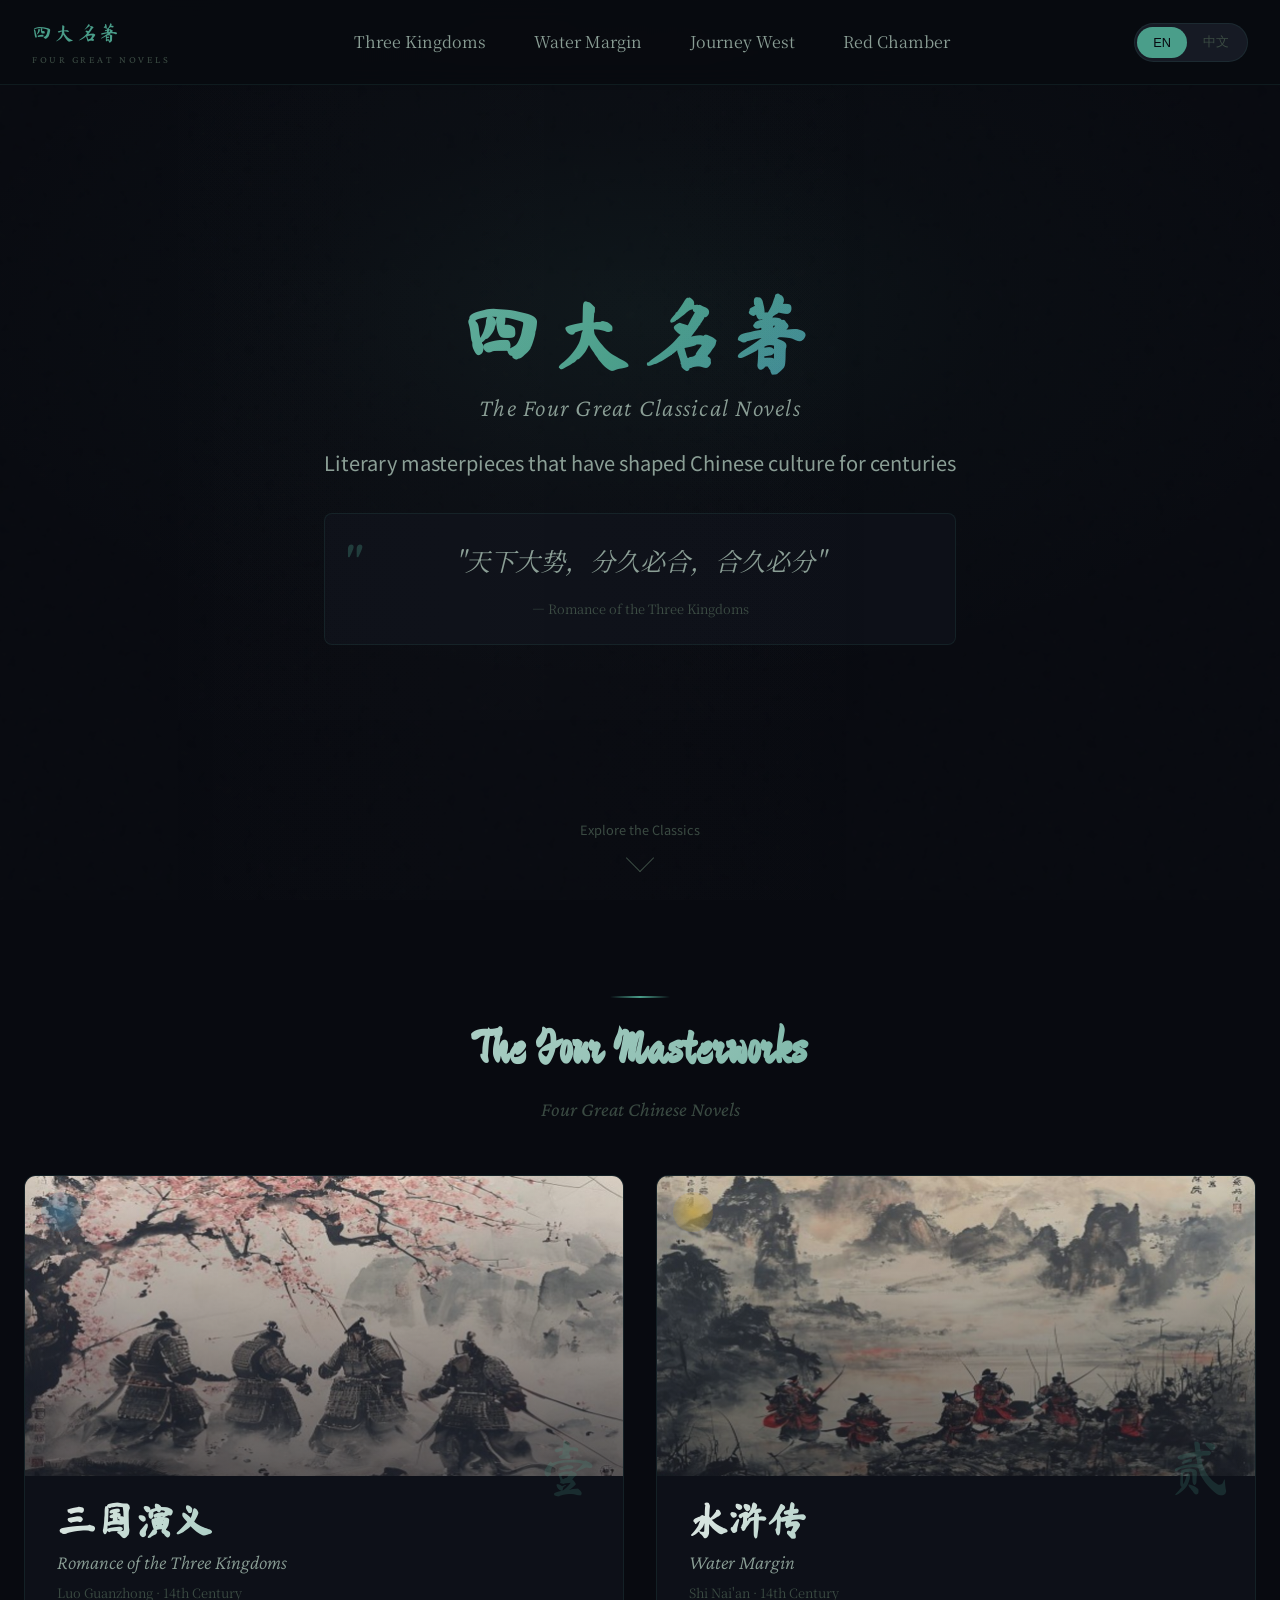
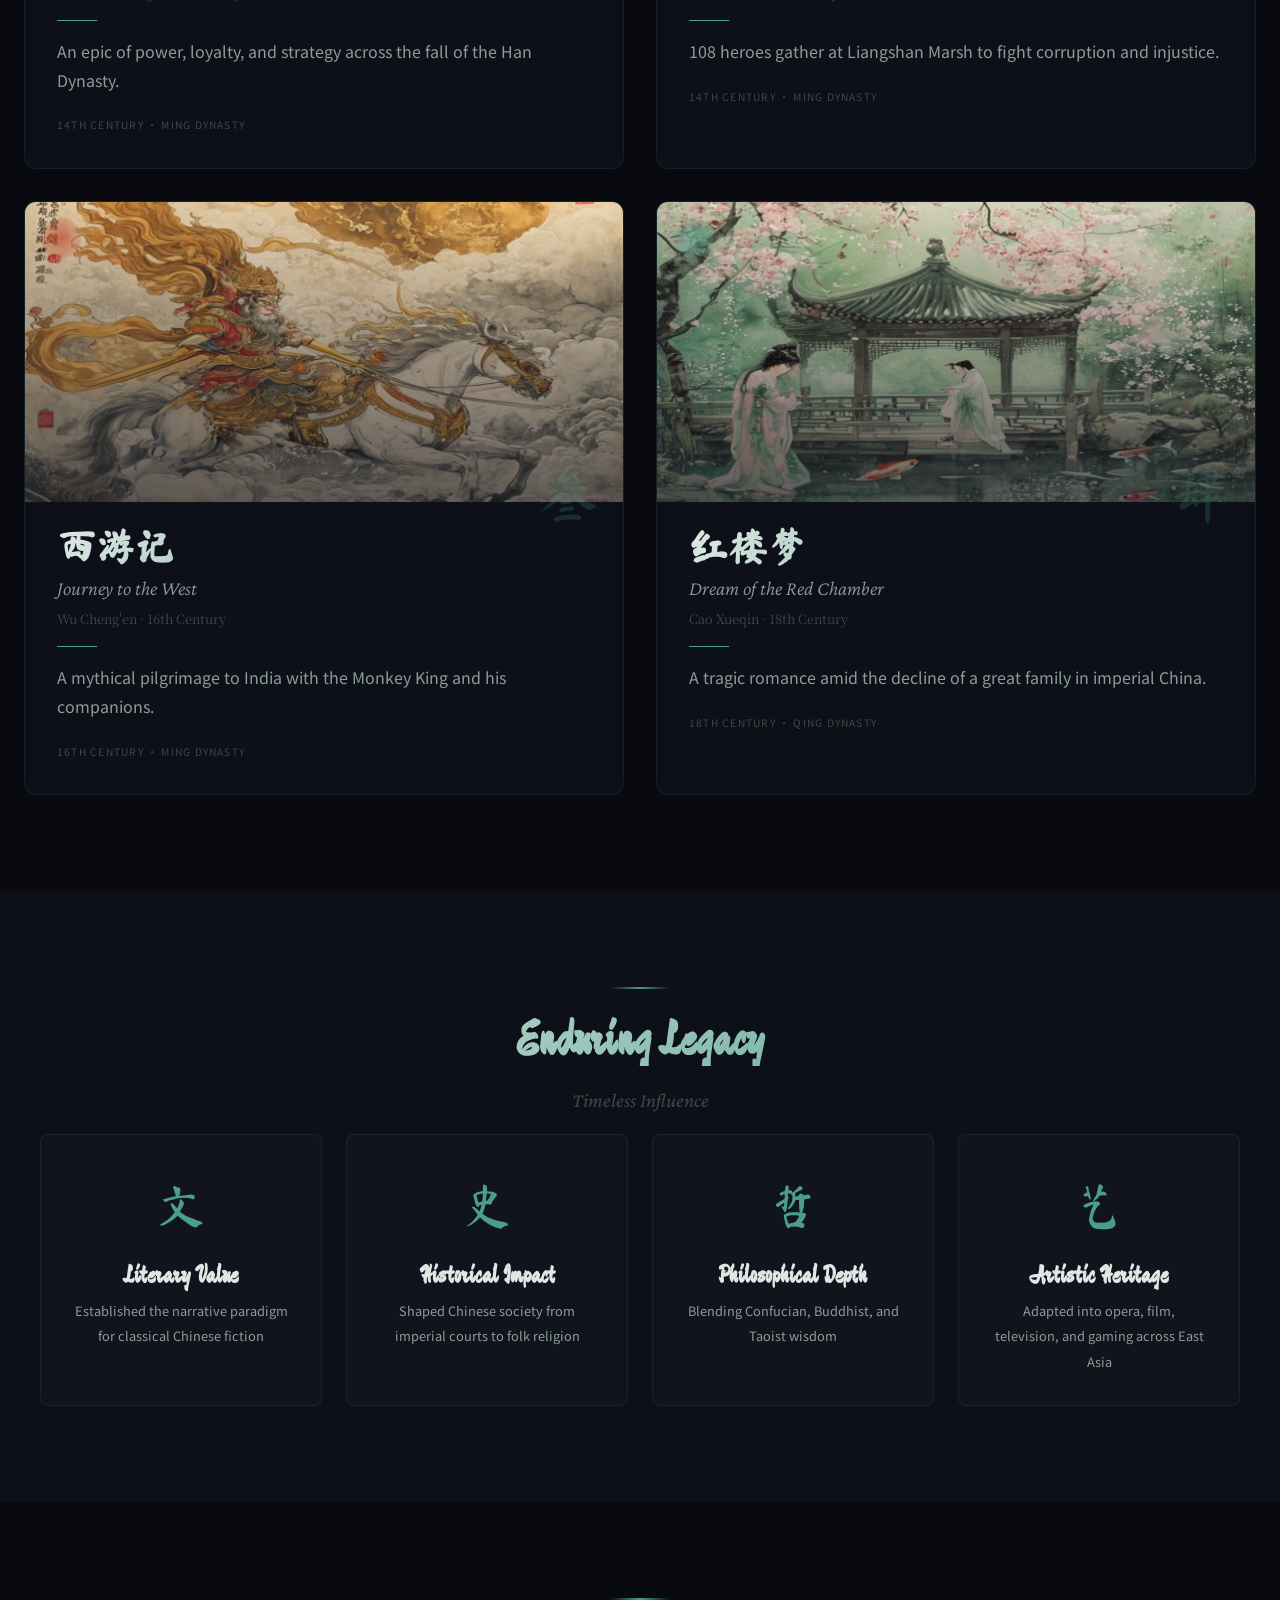
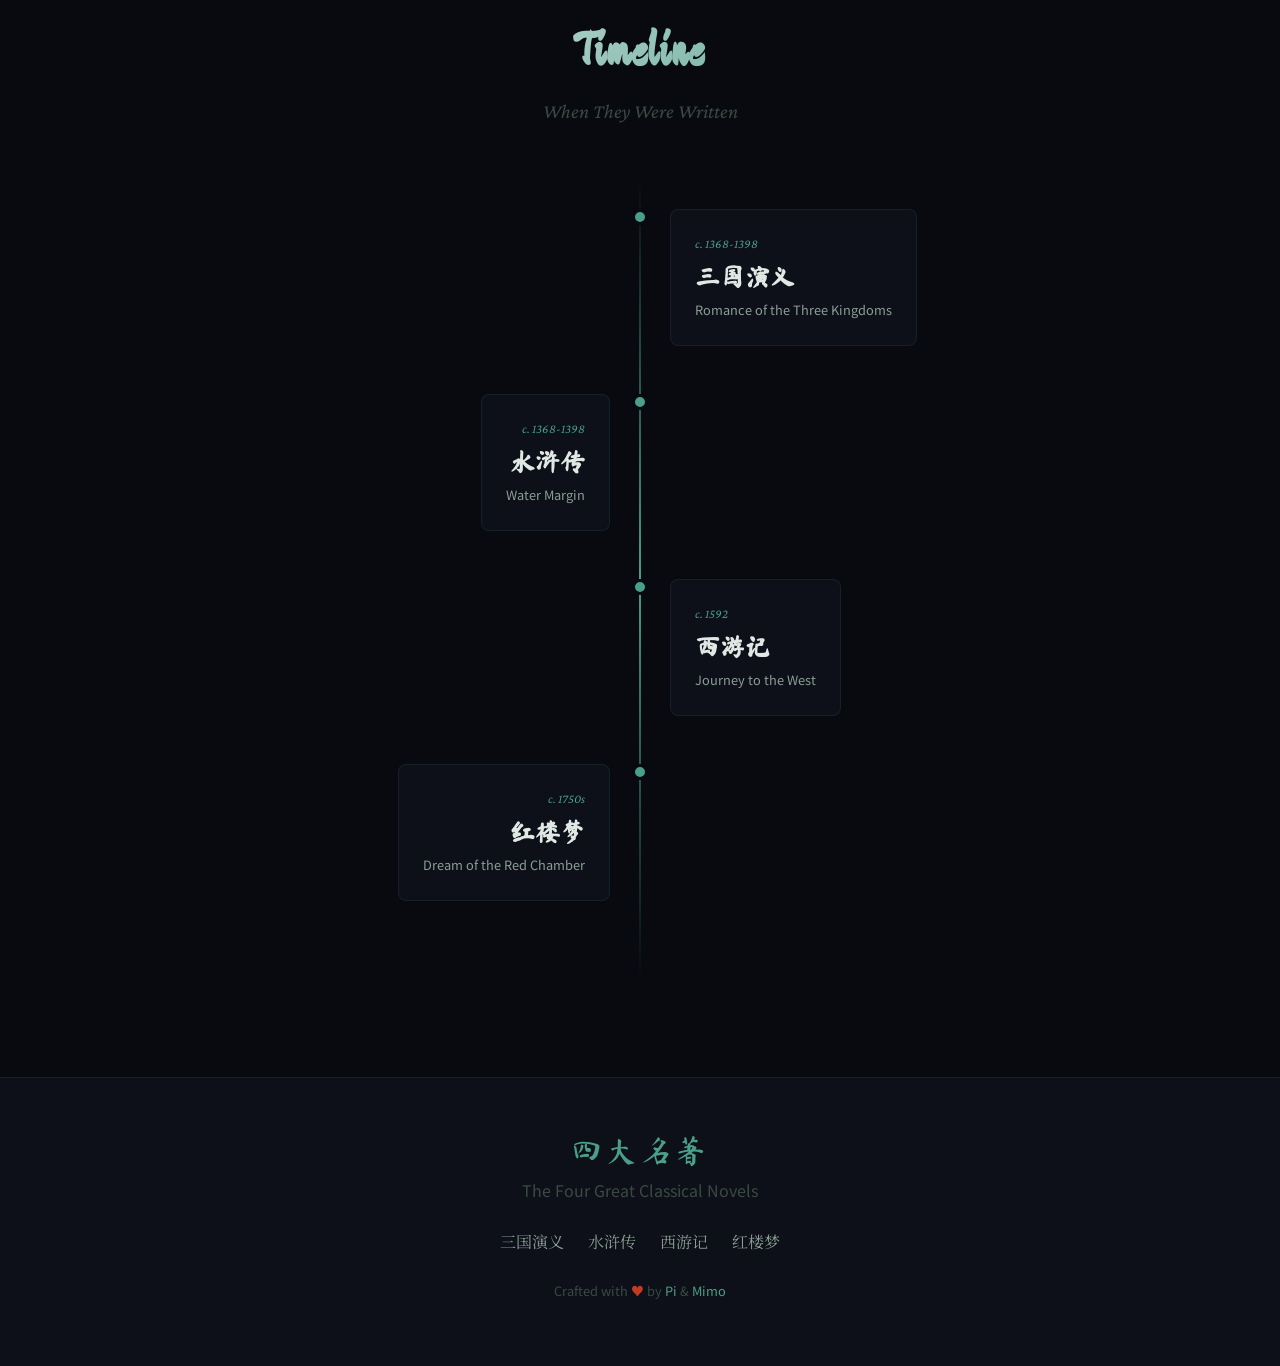
<file: index.html>
<!DOCTYPE html>
<html lang="zh" data-theme="dark">
<head>
    <meta charset="UTF-8">
    <meta name="viewport" content="width=device-width, initial-scale=1.0">
    <title>四大名著 · The Four Great Chinese Novels</title>
    
    <!-- Fonts -->
    <link rel="preconnect" href="https://fonts.googleapis.com">
    <link rel="preconnect" href="https://fonts.gstatic.com" crossorigin>
    <link href="https://fonts.googleapis.com/css2?family=Ma+Shan+Zheng&family=Noto+Serif+SC:wght@300;400;600;700&family=Noto+Sans+SC:wght@300;400;500;700&family=Crimson+Pro:ital,wght@0,300;0,400;0,600;1,300;1,400&display=swap" rel="stylesheet">
    
    <!-- Styles -->
    <link rel="stylesheet" href="css/variables.css">
    <link rel="stylesheet" href="css/base.css">
    <link rel="stylesheet" href="css/animations.css">
    <link rel="stylesheet" href="css/components.css">
    <link rel="stylesheet" href="css/landing.css">
    <link rel="stylesheet" href="css/lang-toggle.css">
</head>
<body>
    <!-- Atmospheric Mist Layers -->
    <div class="atmosphere">
        <div class="mist mist-1"></div>
        <div class="mist mist-2"></div>
        <div class="mist mist-3"></div>
    </div>

    <!-- Navigation -->
    <nav class="main-nav">
        <a href="index.html" class="nav-brand">
            <span class="brand-zh">四大名著</span>
            <span class="brand-en en-only">Four Great Novels</span>
        </a>
        <div class="nav-links">
            <a href="three-kingdoms.html" class="nav-link"><span class="en-only">Three Kingdoms</span><span class="zh-only">三国</span></a>
            <a href="water-margin.html" class="nav-link"><span class="en-only">Water Margin</span><span class="zh-only">水浒</span></a>
            <a href="journey-west.html" class="nav-link"><span class="en-only">Journey West</span><span class="zh-only">西游</span></a>
            <a href="red-chamber.html" class="nav-link"><span class="en-only">Red Chamber</span><span class="zh-only">红楼</span></a>
        </div>
        <div class="lang-toggle">
            <button class="lang-option" data-lang="en">EN</button>
            <button class="lang-option" data-lang="zh">中文</button>
        </div>
    </nav>

    <!-- Hero Section -->
    <section class="hero">
        <div class="hero-bg">
            <div class="hero-pattern"></div>
        </div>
        <div class="hero-content">
            <span class="hero-accent-line"></span>
            <h1 class="hero-title">
                <span class="title-zh">四大名著</span>
                <span class="title-en en-only">The Four Great Classical Novels</span>
            </h1>
            <p class="hero-subtitle">
                <span class="en-only">Literary masterpieces that have shaped Chinese culture for centuries</span>
                <span class="zh-only">千年流传的文学瑰宝，塑造了中华文化的经典之作</span>
            </p>
            <div class="hero-quote">
                <p>"天下大势，分久必合，合久必分"</p>
                <span class="quote-attr en-only">— Romance of the Three Kingdoms</span>
                <span class="quote-attr zh-only">— 《三国演义》</span>
            </div>
        </div>
        <div class="scroll-indicator">
            <span class="en-only">Explore the Classics</span>
            <span class="zh-only">探索经典</span>
            <div class="scroll-arrow"></div>
        </div>
    </section>

    <!-- Novels Grid Section -->
    <section class="novels-section">
        <div class="section-header">
            <span class="section-accent"></span>
            <h2 class="section-title">
                <span class="en-only">The Four Masterworks</span>
                <span class="zh-only">四大奇书</span>
            </h2>
            <p class="section-subtitle">
                <span class="en-only">Four Great Chinese Novels</span>
                <span class="zh-only">中国古典文学巅峰之作</span>
            </p>
        </div>

        <div class="novels-grid">
            <!-- Romance of the Three Kingdoms -->
            <a href="three-kingdoms.html" class="novel-card" data-novel="three-kingdoms">
                <div class="card-image">
                    <img src="images/three-kingdoms-hero.png" alt="Romance of the Three Kingdoms" loading="lazy">
                    <div class="card-overlay"></div>
                </div>
                <div class="card-content">
                    <span class="card-number">壹</span>
                    <h3 class="card-title-zh">三国演义</h3>
                    <h4 class="card-title-en en-only">Romance of the Three Kingdoms</h4>
                    <p class="card-author">
                        <span class="en-only">Luo Guanzhong · 14th Century</span>
                        <span class="zh-only">罗贯中 · 明代</span>
                    </p>
                    <div class="card-divider"></div>
                    <p class="card-excerpt">
                        <span class="en-only">An epic of power, loyalty, and strategy across the fall of the Han Dynasty.</span>
                        <span class="zh-only">历史的宏大叙事，英雄的壮志豪情。一部关于权力、忠义与智谋的史诗。</span>
                    </p>
                    <span class="card-period">
                        <span class="en-only">14th Century · Ming Dynasty</span>
                        <span class="zh-only">14世纪 · 明代</span>
                    </span>
                </div>
                <div class="card-element water"></div>
            </a>

            <!-- Water Margin -->
            <a href="water-margin.html" class="novel-card" data-novel="water-margin">
                <div class="card-image">
                    <img src="images/water-margin-hero.png" alt="Water Margin" loading="lazy">
                    <div class="card-overlay"></div>
                </div>
                <div class="card-content">
                    <span class="card-number">贰</span>
                    <h3 class="card-title-zh">水浒传</h3>
                    <h4 class="card-title-en en-only">Water Margin</h4>
                    <p class="card-author">
                        <span class="en-only">Shi Nai'an · 14th Century</span>
                        <span class="zh-only">施耐庵 · 明代</span>
                    </p>
                    <div class="card-divider"></div>
                    <p class="card-excerpt">
                        <span class="en-only">108 heroes gather at Liangshan Marsh to fight corruption and injustice.</span>
                        <span class="zh-only">一百零八位好汉，替天行道。一部关于反抗、忠义与江湖的传奇。</span>
                    </p>
                    <span class="card-period">
                        <span class="en-only">14th Century · Ming Dynasty</span>
                        <span class="zh-only">14世纪 · 明代</span>
                    </span>
                </div>
                <div class="card-element earth"></div>
            </a>

            <!-- Journey to the West -->
            <a href="journey-west.html" class="novel-card" data-novel="journey-west">
                <div class="card-image">
                    <img src="images/journey-west-hero.png" alt="Journey to the West" loading="lazy">
                    <div class="card-overlay"></div>
                </div>
                <div class="card-content">
                    <span class="card-number">叁</span>
                    <h3 class="card-title-zh">西游记</h3>
                    <h4 class="card-title-en en-only">Journey to the West</h4>
                    <p class="card-author">
                        <span class="en-only">Wu Cheng'en · 16th Century</span>
                        <span class="zh-only">吴承恩 · 明代</span>
                    </p>
                    <div class="card-divider"></div>
                    <p class="card-excerpt">
                        <span class="en-only">A mythical pilgrimage to India with the Monkey King and his companions.</span>
                        <span class="zh-only">师徒四人，西天取经。一部关于修行、冒险与救赎的神话。</span>
                    </p>
                    <span class="card-period">
                        <span class="en-only">16th Century · Ming Dynasty</span>
                        <span class="zh-only">16世纪 · 明代</span>
                    </span>
                </div>
                <div class="card-element fire"></div>
            </a>

            <!-- Dream of the Red Chamber -->
            <a href="red-chamber.html" class="novel-card" data-novel="red-chamber">
                <div class="card-image">
                    <img src="images/red-chamber-hero.png" alt="Dream of the Red Chamber" loading="lazy">
                    <div class="card-overlay"></div>
                </div>
                <div class="card-content">
                    <span class="card-number">肆</span>
                    <h3 class="card-title-zh">红楼梦</h3>
                    <h4 class="card-title-en en-only">Dream of the Red Chamber</h4>
                    <p class="card-author">
                        <span class="en-only">Cao Xueqin · 18th Century</span>
                        <span class="zh-only">曹雪芹 · 清代</span>
                    </p>
                    <div class="card-divider"></div>
                    <p class="card-excerpt">
                        <span class="en-only">A tragic romance amid the decline of a great family in imperial China.</span>
                        <span class="zh-only">大观园中的悲欢离合。一部关于爱情、幻灭与人生如梦的绝唱。</span>
                    </p>
                    <span class="card-period">
                        <span class="en-only">18th Century · Qing Dynasty</span>
                        <span class="zh-only">18世纪 · 清代</span>
                    </span>
                </div>
                <div class="card-element wood"></div>
            </a>
        </div>
    </section>

    <!-- Cultural Significance Section -->
    <section class="significance-section">
        <div class="significance-content">
            <span class="section-accent"></span>
            <h2 class="section-title">
                <span class="en-only">Enduring Legacy</span>
                <span class="zh-only">千古流传</span>
            </h2>
            <p class="section-subtitle">
                <span class="en-only">Timeless Influence</span>
                <span class="zh-only">跨越时代的影响力</span>
            </p>
            
            <div class="significance-grid">
                <div class="sig-item">
                    <div class="sig-icon">文</div>
                    <h3>
                        <span class="en-only">Literary Value</span>
                        <span class="zh-only">文学价值</span>
                    </h3>
                    <span class="sig-desc">
                        <span class="en-only">Established the narrative paradigm for classical Chinese fiction</span>
                        <span class="zh-only">塑造了中国古典小说的叙事范式</span>
                    </span>
                </div>
                <div class="sig-item">
                    <div class="sig-icon">史</div>
                    <h3>
                        <span class="en-only">Historical Impact</span>
                        <span class="zh-only">历史影响</span>
                    </h3>
                    <span class="sig-desc">
                        <span class="en-only">Shaped Chinese society from imperial courts to folk religion</span>
                        <span class="zh-only">从宫廷政治到民间信仰，深刻影响了中国社会</span>
                    </span>
                </div>
                <div class="sig-item">
                    <div class="sig-icon">哲</div>
                    <h3>
                        <span class="en-only">Philosophical Depth</span>
                        <span class="zh-only">哲学思想</span>
                    </h3>
                    <span class="sig-desc">
                        <span class="en-only">Blending Confucian, Buddhist, and Taoist wisdom</span>
                        <span class="zh-only">融合儒释道三家思想</span>
                    </span>
                </div>
                <div class="sig-item">
                    <div class="sig-icon">艺</div>
                    <h3>
                        <span class="en-only">Artistic Heritage</span>
                        <span class="zh-only">艺术传承</span>
                    </h3>
                    <span class="sig-desc">
                        <span class="en-only">Adapted into opera, film, television, and gaming across East Asia</span>
                        <span class="zh-only">改编为戏曲、影视、游戏，至今仍是流行文化的源泉</span>
                    </span>
                </div>
            </div>
        </div>
    </section>

    <!-- Timeline Section -->
    <section class="timeline-section">
        <div class="timeline-header">
            <span class="section-accent"></span>
            <h2 class="section-title">
                <span class="en-only">Timeline</span>
                <span class="zh-only">创作年代</span>
            </h2>
            <p class="section-subtitle">
                <span class="en-only">When They Were Written</span>
                <span class="zh-only">成书时间</span>
            </p>
        </div>
        <div class="timeline">
            <div class="timeline-line"></div>
            <div class="timeline-item" data-novel="three-kingdoms">
                <div class="timeline-dot"></div>
                <div class="timeline-content">
                    <span class="timeline-date">c. 1368-1398</span>
                    <h3>三国演义</h3>
                    <p class="en-only">Romance of the Three Kingdoms</p>
                    <p class="zh-only">明代开国之初，罗贯中完成此书</p>
                </div>
            </div>
            <div class="timeline-item" data-novel="water-margin">
                <div class="timeline-dot"></div>
                <div class="timeline-content">
                    <span class="timeline-date">c. 1368-1398</span>
                    <h3>水浒传</h3>
                    <p class="en-only">Water Margin</p>
                    <p class="zh-only">与三国同期，施耐庵著成此书</p>
                </div>
            </div>
            <div class="timeline-item" data-novel="journey-west">
                <div class="timeline-dot"></div>
                <div class="timeline-content">
                    <span class="timeline-date">c. 1592</span>
                    <h3>西游记</h3>
                    <p class="en-only">Journey to the West</p>
                    <p class="zh-only">明代中期，吴承恩刊印此书</p>
                </div>
            </div>
            <div class="timeline-item" data-novel="red-chamber">
                <div class="timeline-dot"></div>
                <div class="timeline-content">
                    <span class="timeline-date">c. 1750s</span>
                    <h3>红楼梦</h3>
                    <p class="en-only">Dream of the Red Chamber</p>
                    <p class="zh-only">清代中期，曹雪芹创作此书</p>
                </div>
            </div>
        </div>
    </section>

    <!-- Footer -->
    <footer class="main-footer">
        <div class="footer-content">
            <div class="footer-brand">
                <span class="brand-zh">四大名著</span>
                <p class="en-only">The Four Great Classical Novels</p>
                <p class="zh-only">中国古典文学的巅峰之作</p>
            </div>
            <div class="footer-links">
                <a href="three-kingdoms.html">三国演义</a>
                <a href="water-margin.html">水浒传</a>
                <a href="journey-west.html">西游记</a>
                <a href="red-chamber.html">红楼梦</a>
            </div>
            <div class="footer-credits">
                <p>Crafted with <span class="heart">♥</span> by <a href="https://pi.dev" target="_blank" rel="noopener">Pi</a> & <a href="https://mimo.mi.com/" target="_blank" rel="noopener">Mimo</a></p>
            </div>
        </div>
    </footer>

    <script src="js/landing.js"></script>
    <script src="js/lang-toggle.js"></script>
</body>
</html>
</file>
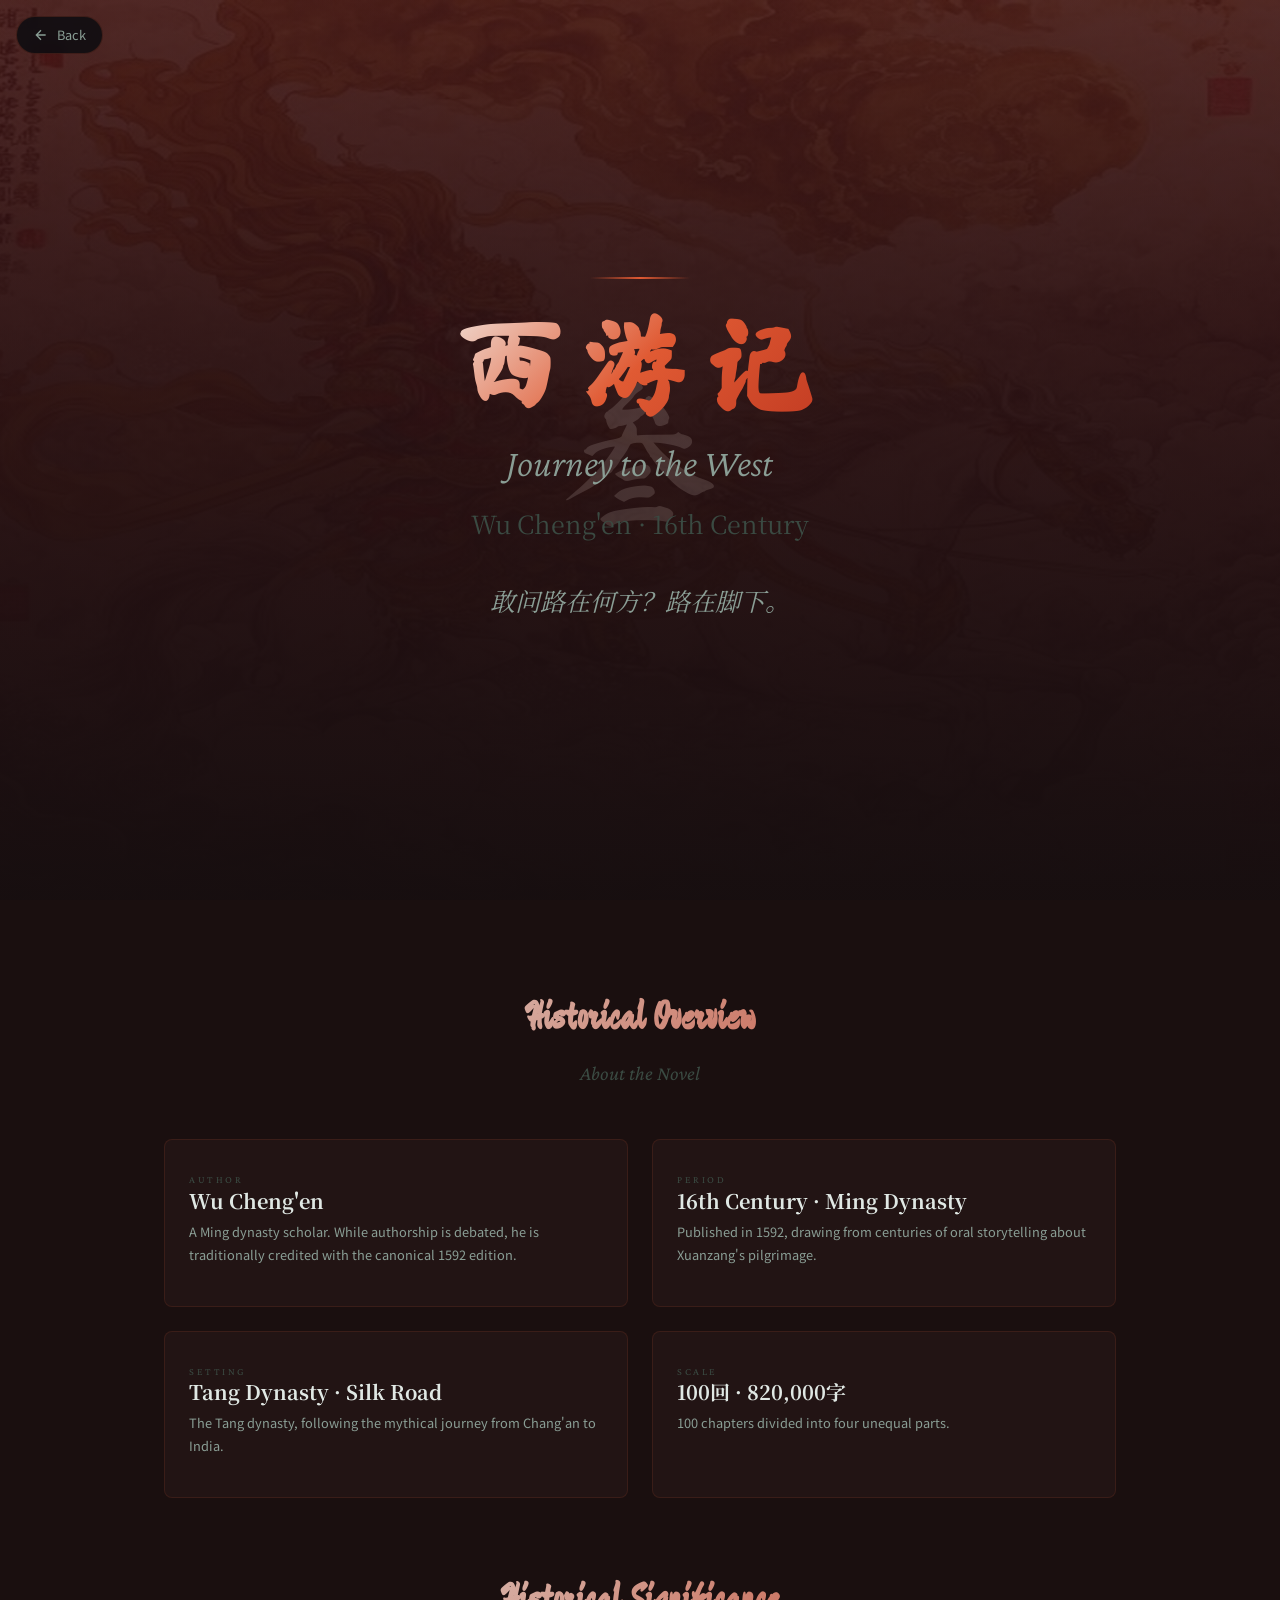
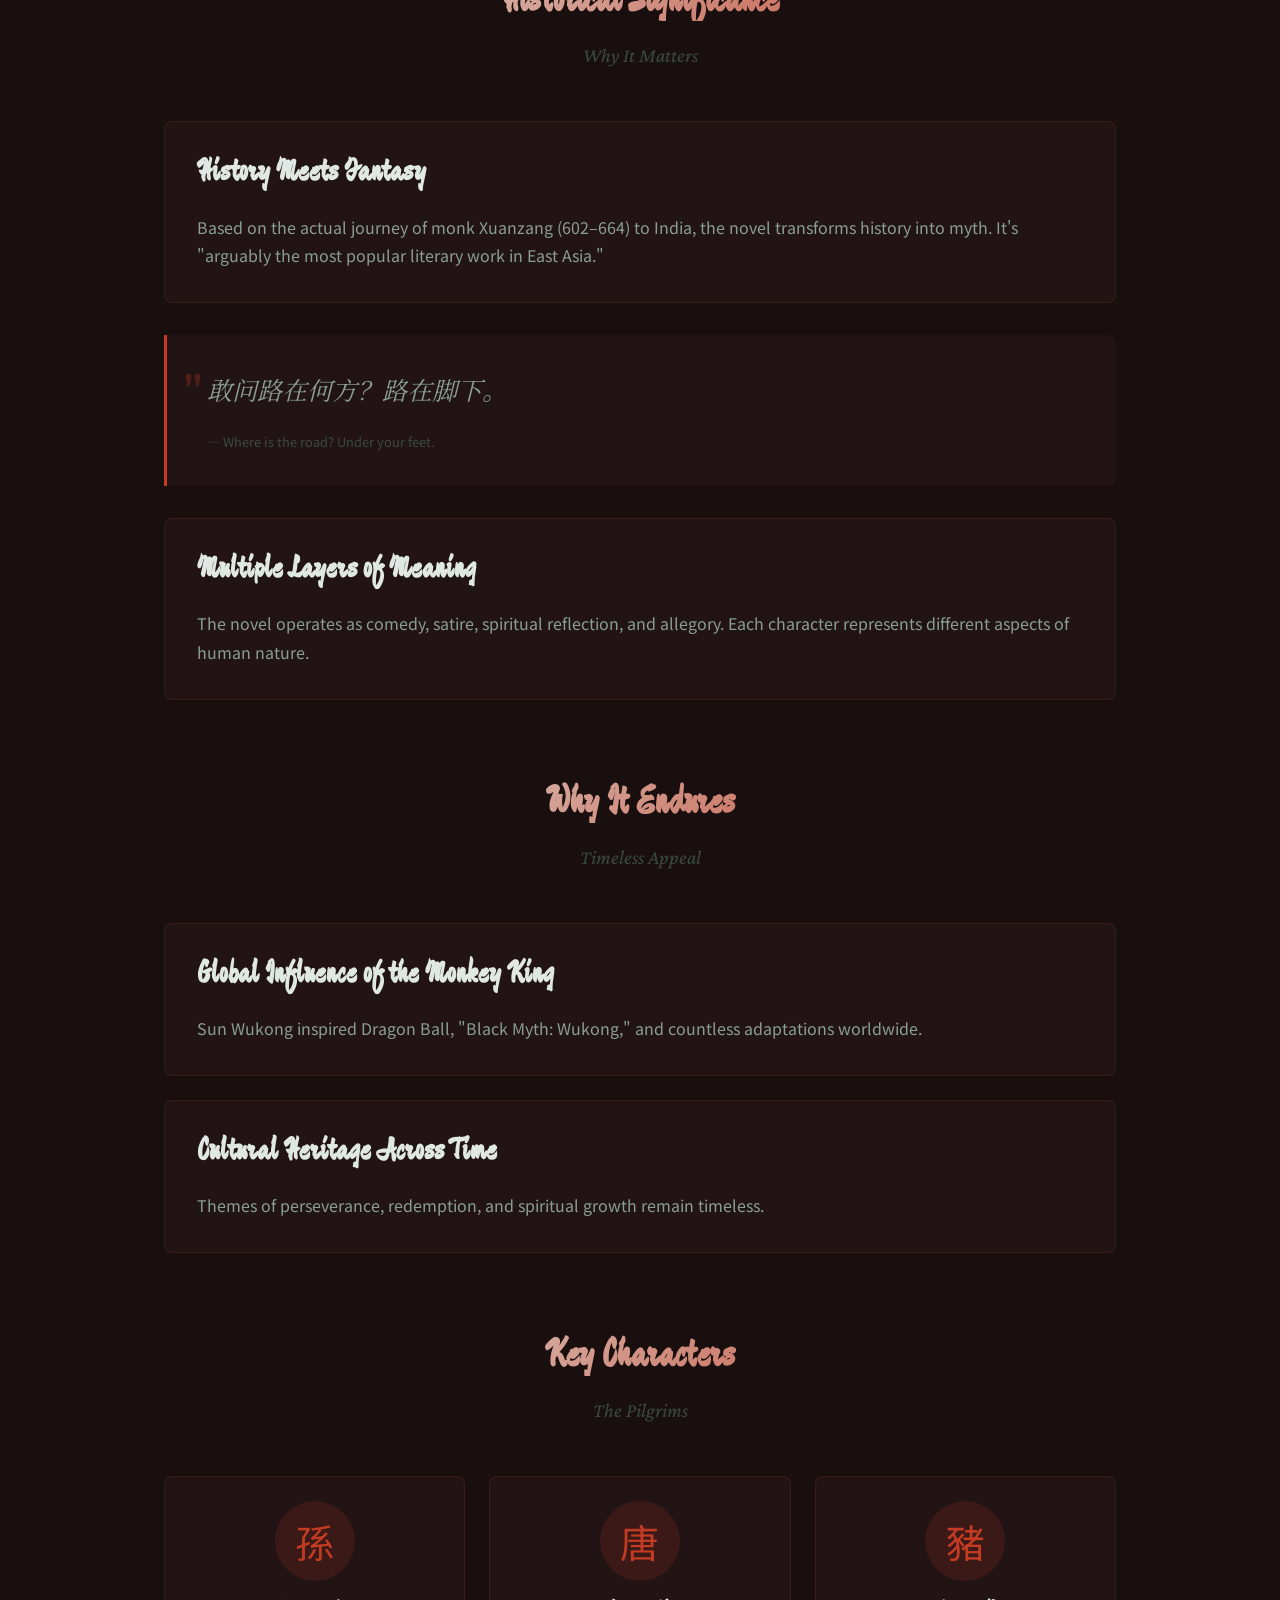
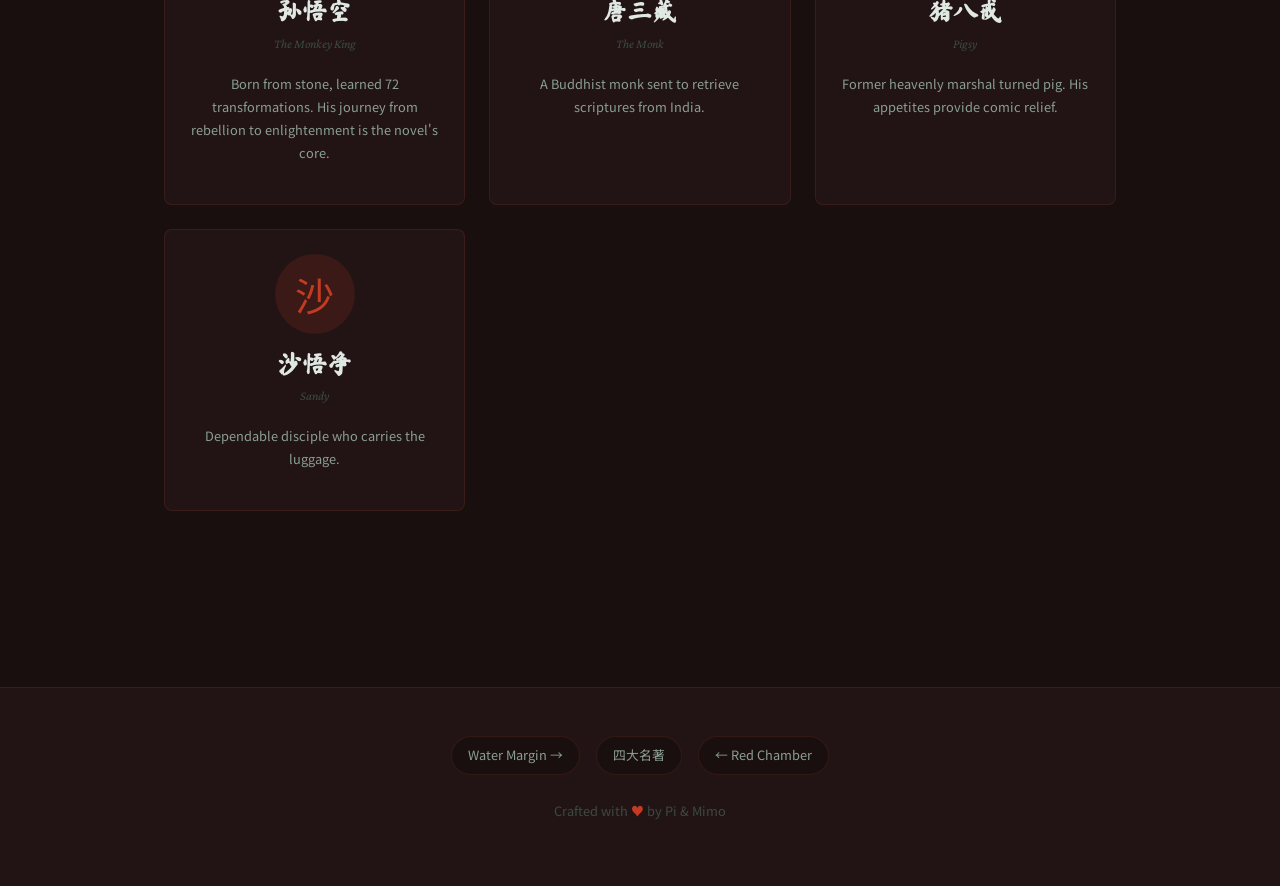
<file: journey-west.html>
<!DOCTYPE html>
<html lang="zh" data-theme="dark">
<head>
    <meta charset="UTF-8">
    <meta name="viewport" content="width=device-width, initial-scale=1.0">
    <title>西游记 · Journey to the West</title>
    <link rel="preconnect" href="https://fonts.googleapis.com">
    <link rel="preconnect" href="https://fonts.gstatic.com" crossorigin>
    <link href="https://fonts.googleapis.com/css2?family=Ma+Shan+Zheng&family=Noto+Serif+SC:wght@300;400;600;700&family=Noto+Sans+SC:wght@300;400;500;700&family=Crimson+Pro:ital,wght@0,300;0,400;0,600;1,300;1,400&display=swap" rel="stylesheet">
    <link rel="stylesheet" href="css/variables.css">
    <link rel="stylesheet" href="css/base.css">
    <link rel="stylesheet" href="css/animations.css">
    <link rel="stylesheet" href="css/novel-page.css">
    <link rel="stylesheet" href="css/lang-toggle.css">
    <link rel="stylesheet" href="css/journey-west.css">
</head>
<body class="novel-page" data-novel="journey-west">
    <a href="index.html" class="novel-back">
        <svg viewBox="0 0 24 24" fill="none" stroke="currentColor" stroke-width="2">
            <path d="M19 12H5M12 19l-7-7 7-7"/>
        </svg>
        <span class="en-only">Back</span><span class="zh-only">返回</span>
    </a>

    <section class="novel-hero">
        <div class="novel-hero-bg">
            <img src="images/journey-west-hero.png" alt="西游记">
            <div class="novel-hero-overlay"></div>
        </div>
        <span class="novel-hero-number">叁</span>
        <div class="novel-hero-content">
            <span class="novel-hero-accent"></span>
            <h1 class="novel-hero-zh">西游记</h1>
            <h2 class="novel-hero-en en-only">Journey to the West</h2>
            <p class="novel-hero-author">
                <span class="en-only">Wu Cheng'en · 16th Century</span>
                <span class="zh-only">吴承恩 · 明代</span>
            </p>
            <p class="novel-hero-quote">敢问路在何方？路在脚下。</p>
        </div>
    </section>

    <div class="novel-content">
        <section class="novel-section">
            <div class="novel-section-header">
                <h2 class="novel-section-title"><span class="en-only">Historical Overview</span><span class="zh-only">历史概述</span></h2>
                <p class="novel-section-subtitle"><span class="en-only">About the Novel</span><span class="zh-only">小说简介</span></p>
            </div>
            <div class="novel-info-grid">
                <div class="novel-info-card">
                    <span class="novel-info-label">Author</span>
                    <h3 class="novel-info-value"><span class="en-only">Wu Cheng'en</span><span class="zh-only">吴承恩</span></h3>
                    <p class="novel-info-desc"><span class="en-only">A Ming dynasty scholar. While authorship is debated, he is traditionally credited with the canonical 1592 edition.</span><span class="zh-only">明代学者。虽然作者身份有争议，但他传统上被认为是1592年刊印版本的作者。</span></p>
                </div>
                <div class="novel-info-card">
                    <span class="novel-info-label">Period</span>
                    <h3 class="novel-info-value"><span class="en-only">16th Century · Ming Dynasty</span><span class="zh-only">16世纪 · 明代</span></h3>
                    <p class="novel-info-desc"><span class="en-only">Published in 1592, drawing from centuries of oral storytelling about Xuanzang's pilgrimage.</span><span class="zh-only">1592年刊印，取材于几个世纪以来关于玄奘取经的口头传说。</span></p>
                </div>
                <div class="novel-info-card">
                    <span class="novel-info-label">Setting</span>
                    <h3 class="novel-info-value"><span class="en-only">Tang Dynasty · Silk Road</span><span class="zh-only">唐代 · 丝绸之路</span></h3>
                    <p class="novel-info-desc"><span class="en-only">The Tang dynasty, following the mythical journey from Chang'an to India.</span><span class="zh-only">唐代，讲述从长安到印度的神话旅程。</span></p>
                </div>
                <div class="novel-info-card">
                    <span class="novel-info-label">Scale</span>
                    <h3 class="novel-info-value">100回 · 820,000字</h3>
                    <p class="novel-info-desc"><span class="en-only">100 chapters divided into four unequal parts.</span><span class="zh-only">一百回，分为四个不等的部分。</span></p>
                </div>
            </div>
        </section>

        <section class="novel-section">
            <div class="novel-section-header">
                <h2 class="novel-section-title"><span class="en-only">Historical Significance</span><span class="zh-only">历史意义</span></h2>
                <p class="novel-section-subtitle"><span class="en-only">Why It Matters</span><span class="zh-only">为何重要</span></p>
            </div>
            <div class="novel-content-block">
                <h3><span class="en-only">History Meets Fantasy</span><span class="zh-only">基于真实历史的奇幻叙事</span></h3>
                <p><span class="en-only">Based on the actual journey of monk Xuanzang (602–664) to India, the novel transforms history into myth. It's "arguably the most popular literary work in East Asia."</span><span class="zh-only">基于玄奘法师（602-664）西行取经的真实经历，将历史转化为神话。被誉为"东亚最受欢迎的文学作品"。</span></p>
            </div>
            <div class="novel-quote-block">
                <p class="novel-quote-text">敢问路在何方？路在脚下。</p>
                <span class="novel-quote-source"><span class="en-only">— Where is the road? Under your feet.</span><span class="zh-only">— 主题曲歌词</span></span>
            </div>
            <div class="novel-content-block">
                <h3><span class="en-only">Multiple Layers of Meaning</span><span class="zh-only">多重意义的经典</span></h3>
                <p><span class="en-only">The novel operates as comedy, satire, spiritual reflection, and allegory. Each character represents different aspects of human nature.</span><span class="zh-only">这部小说兼具喜剧、讽刺、精神反思和寓言。每个角色代表人性的不同方面。</span></p>
            </div>
        </section>

        <section class="novel-section">
            <div class="novel-section-header">
                <h2 class="novel-section-title"><span class="en-only">Why It Endures</span><span class="zh-only">为何经久不衰</span></h2>
                <p class="novel-section-subtitle"><span class="en-only">Timeless Appeal</span><span class="zh-only">永恒的魅力</span></p>
            </div>
            <div class="novel-content-block">
                <h3><span class="en-only">Global Influence of the Monkey King</span><span class="zh-only">太阳神猴的全球影响力</span></h3>
                <p><span class="en-only">Sun Wukong inspired Dragon Ball, "Black Myth: Wukong," and countless adaptations worldwide.</span><span class="zh-only">孙悟空启发了《龙珠》、《黑神话：悟空》及全球无数改编作品。</span></p>
            </div>
            <div class="novel-content-block">
                <h3><span class="en-only">Cultural Heritage Across Time</span><span class="zh-only">跨越时代的文化传承</span></h3>
                <p><span class="en-only">Themes of perseverance, redemption, and spiritual growth remain timeless.</span><span class="zh-only">坚持、救赎和精神成长的主题永恒不变。</span></p>
            </div>
        </section>

        <section class="novel-section">
            <div class="novel-section-header">
                <h2 class="novel-section-title"><span class="en-only">Key Characters</span><span class="zh-only">主要人物</span></h2>
                <p class="novel-section-subtitle"><span class="en-only">The Pilgrims</span><span class="zh-only">取经团队</span></p>
            </div>
            <div class="novel-characters">
                <div class="novel-character-card">
                    <div class="novel-character-icon">孫</div>
                    <h3 class="novel-character-name">孙悟空</h3>
                    <p class="novel-character-title"><span class="en-only">The Monkey King</span><span class="zh-only">齐天大圣</span></p>
                    <p class="novel-character-desc"><span class="en-only">Born from stone, learned 72 transformations. His journey from rebellion to enlightenment is the novel's core.</span><span class="zh-only">由石头所生，学会七十二变。从叛逆到觉悟的历程是小说的核心。</span></p>
                </div>
                <div class="novel-character-card">
                    <div class="novel-character-icon">唐</div>
                    <h3 class="novel-character-name">唐三藏</h3>
                    <p class="novel-character-title"><span class="en-only">The Monk</span><span class="zh-only">三藏法师</span></p>
                    <p class="novel-character-desc"><span class="en-only">A Buddhist monk sent to retrieve scriptures from India.</span><span class="zh-only">受命前往印度取经的高僧。</span></p>
                </div>
                <div class="novel-character-card">
                    <div class="novel-character-icon">豬</div>
                    <h3 class="novel-character-name">猪八戒</h3>
                    <p class="novel-character-title"><span class="en-only">Pigsy</span><span class="zh-only">天蓬元帅</span></p>
                    <p class="novel-character-desc"><span class="en-only">Former heavenly marshal turned pig. His appetites provide comic relief.</span><span class="zh-only">从天蓬元帅变为猪妖。他的贪吃好色提供喜剧效果。</span></p>
                </div>
                <div class="novel-character-card">
                    <div class="novel-character-icon">沙</div>
                    <h3 class="novel-character-name">沙悟净</h3>
                    <p class="novel-character-title"><span class="en-only">Sandy</span><span class="zh-only">卷帘大将</span></p>
                    <p class="novel-character-desc"><span class="en-only">Dependable disciple who carries the luggage.</span><span class="zh-only">任劳任怨，负责挑担的可靠弟子。</span></p>
                </div>
            </div>
        </section>
    </div>

    <footer class="novel-footer">
        <div class="novel-footer-nav">
            <a href="water-margin.html" class="novel-footer-link"><span class="en-only">Water Margin →</span><span class="zh-only">水浒传 →</span></a>
            <a href="index.html" class="novel-footer-link">四大名著</a>
            <a href="red-chamber.html" class="novel-footer-link"><span class="en-only">← Red Chamber</span><span class="zh-only">← 红楼梦</span></a>
        </div>
        <p class="novel-footer-credits">Crafted with <span style="color: var(--novel-accent);">♥</span> by <a href="https://pi.dev" target="_blank" rel="noopener">Pi</a> & <a href="https://mimo.mi.com/" target="_blank" rel="noopener">Mimo</a></p>
    </footer>

    <script src="js/novel-page.js"></script>
    <script src="js/lang-toggle.js"></script>
</body>
</html>
</file>
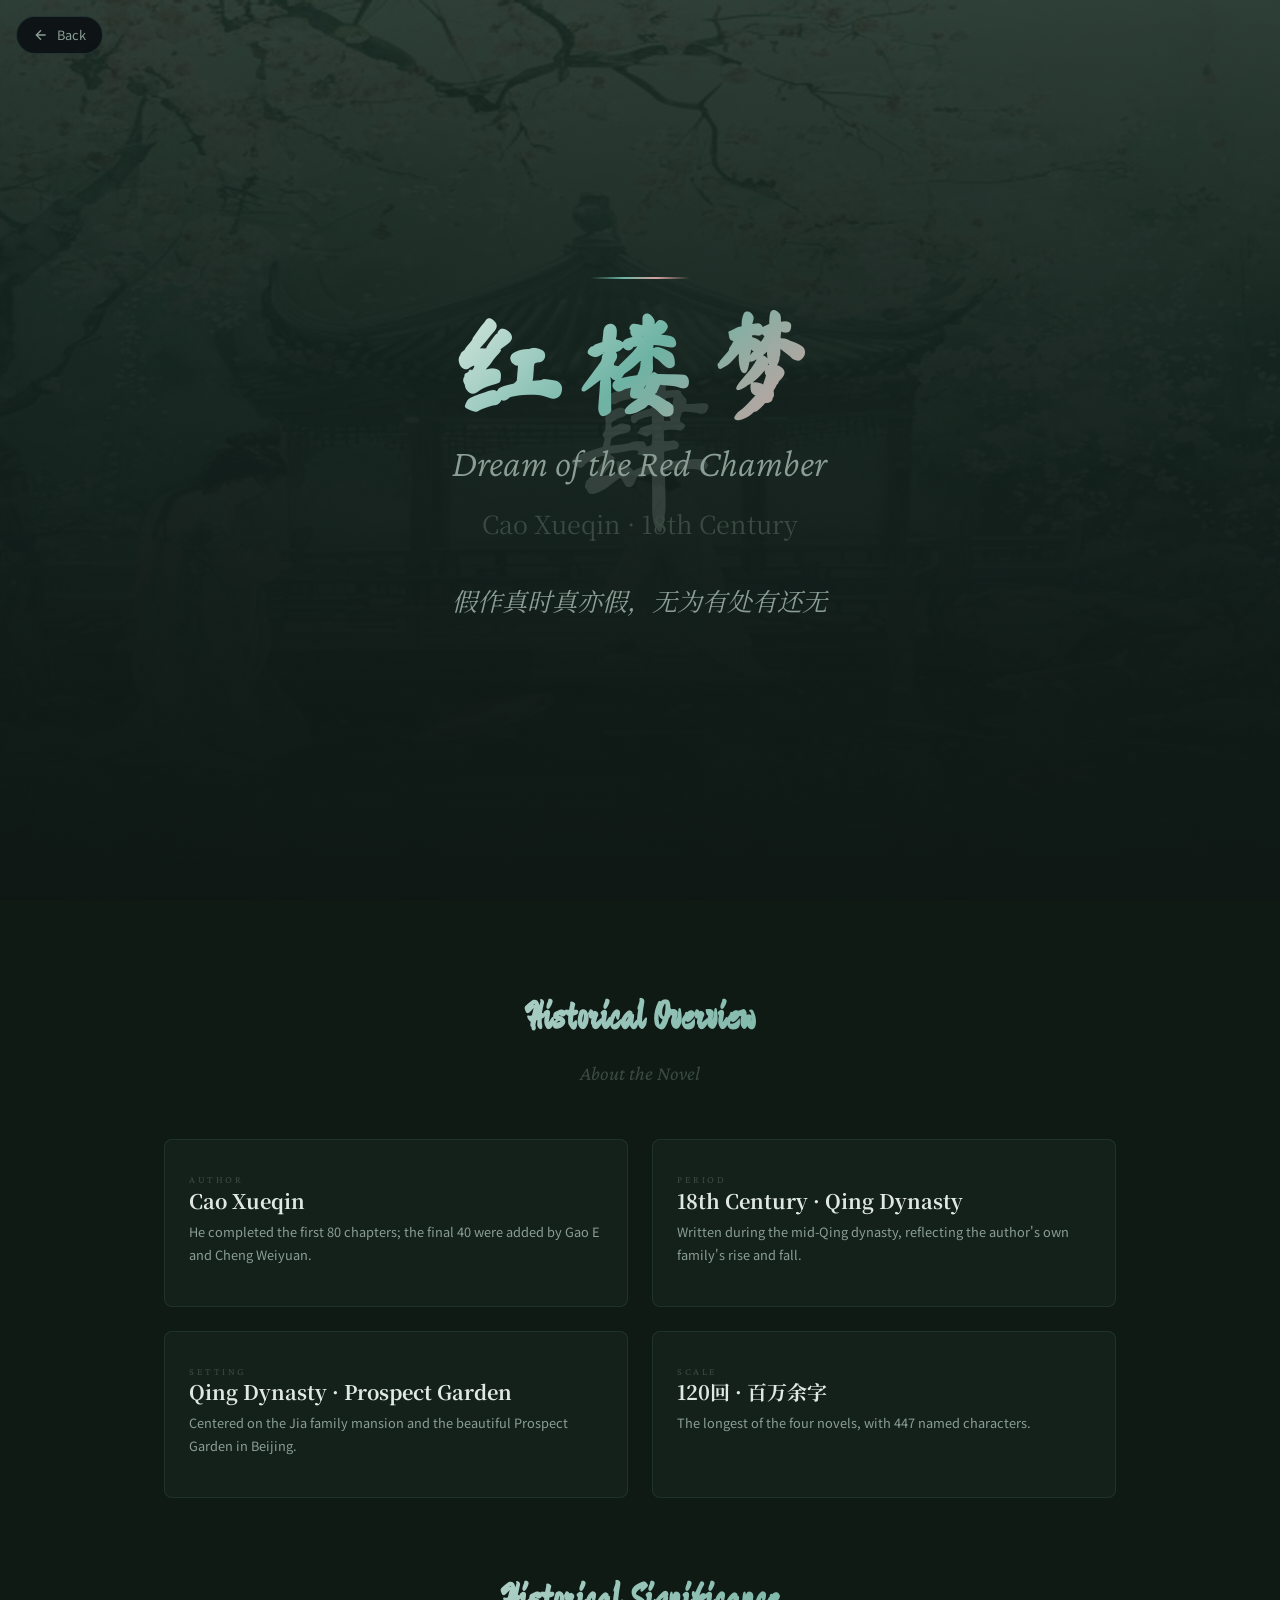
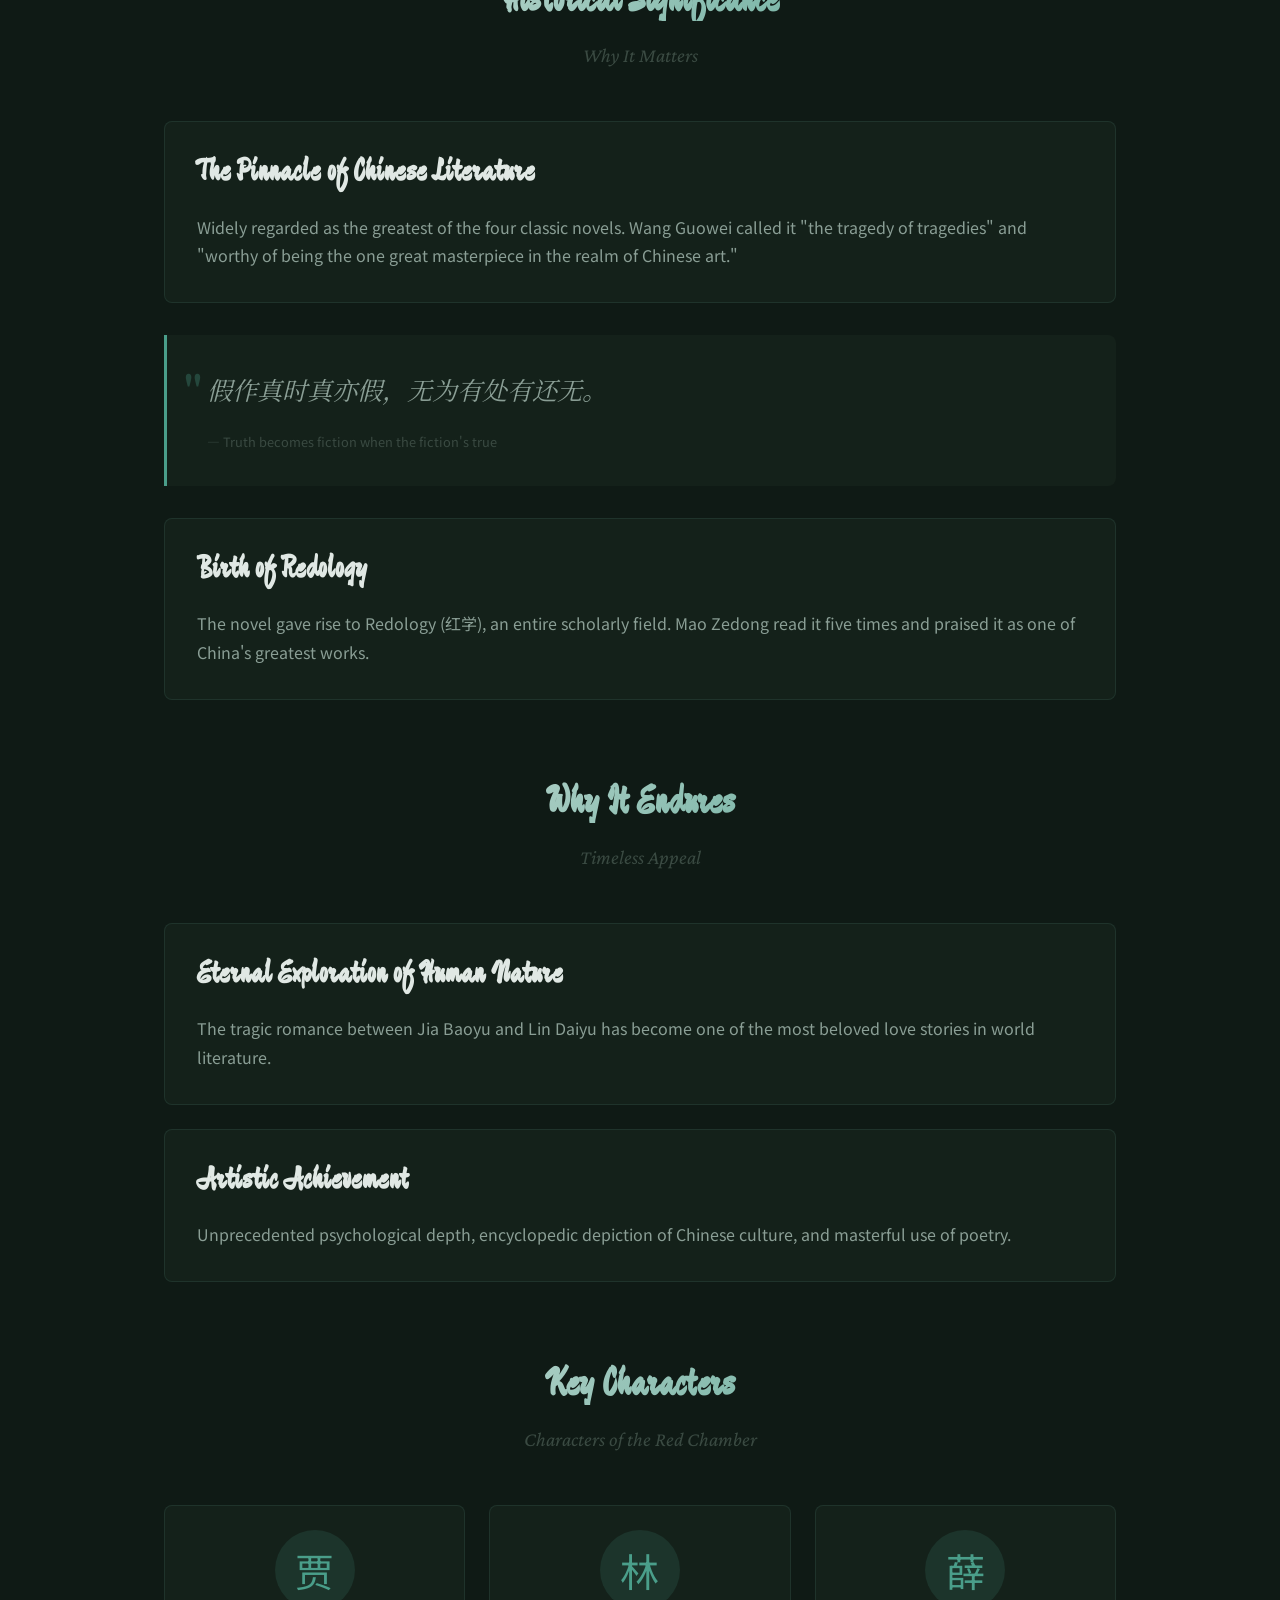
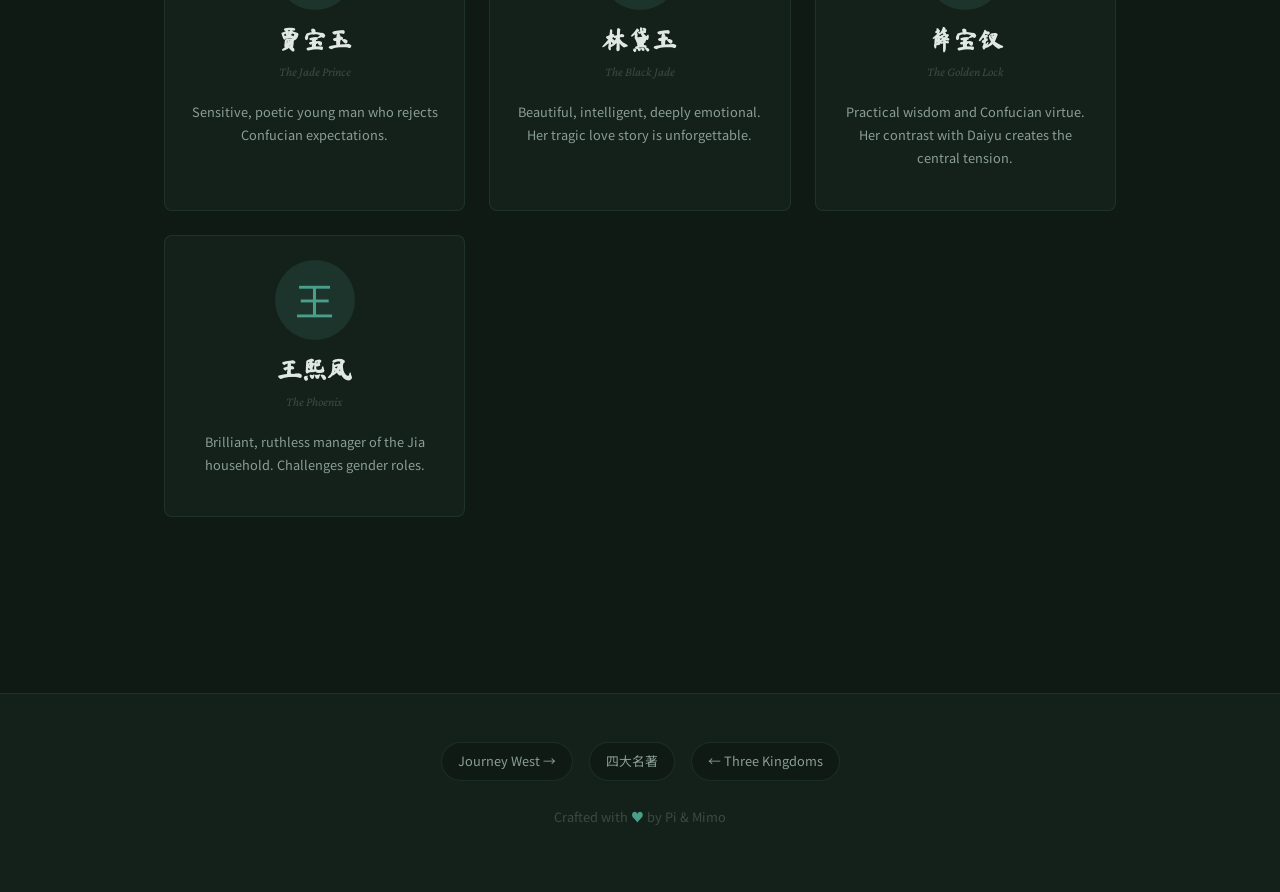
<file: red-chamber.html>
<!DOCTYPE html>
<html lang="zh" data-theme="dark">
<head>
    <meta charset="UTF-8">
    <meta name="viewport" content="width=device-width, initial-scale=1.0">
    <title>红楼梦 · Dream of the Red Chamber</title>
    <link rel="preconnect" href="https://fonts.googleapis.com">
    <link rel="preconnect" href="https://fonts.gstatic.com" crossorigin>
    <link href="https://fonts.googleapis.com/css2?family=Ma+Shan+Zheng&family=Noto+Serif+SC:wght@300;400;600;700&family=Noto+Sans+SC:wght@300;400;500;700&family=Crimson+Pro:ital,wght@0,300;0,400;0,600;1,300;1,400&display=swap" rel="stylesheet">
    <link rel="stylesheet" href="css/variables.css">
    <link rel="stylesheet" href="css/base.css">
    <link rel="stylesheet" href="css/animations.css">
    <link rel="stylesheet" href="css/novel-page.css">
    <link rel="stylesheet" href="css/lang-toggle.css">
    <link rel="stylesheet" href="css/red-chamber.css">
</head>
<body class="novel-page" data-novel="red-chamber">
    <a href="index.html" class="novel-back">
        <svg viewBox="0 0 24 24" fill="none" stroke="currentColor" stroke-width="2">
            <path d="M19 12H5M12 19l-7-7 7-7"/>
        </svg>
        <span class="en-only">Back</span><span class="zh-only">返回</span>
    </a>

    <section class="novel-hero">
        <div class="novel-hero-bg">
            <img src="images/red-chamber-hero.png" alt="红楼梦">
            <div class="novel-hero-overlay"></div>
        </div>
        <span class="novel-hero-number">肆</span>
        <div class="novel-hero-content">
            <span class="novel-hero-accent"></span>
            <h1 class="novel-hero-zh">红楼梦</h1>
            <h2 class="novel-hero-en en-only">Dream of the Red Chamber</h2>
            <p class="novel-hero-author">
                <span class="en-only">Cao Xueqin · 18th Century</span>
                <span class="zh-only">曹雪芹 · 清代</span>
            </p>
            <p class="novel-hero-quote">假作真时真亦假，无为有处有还无</p>
        </div>
    </section>

    <div class="novel-content">
        <section class="novel-section">
            <div class="novel-section-header">
                <h2 class="novel-section-title"><span class="en-only">Historical Overview</span><span class="zh-only">历史概述</span></h2>
                <p class="novel-section-subtitle"><span class="en-only">About the Novel</span><span class="zh-only">小说简介</span></p>
            </div>
            <div class="novel-info-grid">
                <div class="novel-info-card">
                    <span class="novel-info-label">Author</span>
                    <h3 class="novel-info-value"><span class="en-only">Cao Xueqin</span><span class="zh-only">曹雪芹</span></h3>
                    <p class="novel-info-desc"><span class="en-only">He completed the first 80 chapters; the final 40 were added by Gao E and Cheng Weiyuan.</span><span class="zh-only">前八十回为曹雪芹所著，后四十回由高鹗和程伟元续写。</span></p>
                </div>
                <div class="novel-info-card">
                    <span class="novel-info-label">Period</span>
                    <h3 class="novel-info-value"><span class="en-only">18th Century · Qing Dynasty</span><span class="zh-only">18世纪 · 清代</span></h3>
                    <p class="novel-info-desc"><span class="en-only">Written during the mid-Qing dynasty, reflecting the author's own family's rise and fall.</span><span class="zh-only">成书于清代中期，反映了作者自己家族的兴衰。</span></p>
                </div>
                <div class="novel-info-card">
                    <span class="novel-info-label">Setting</span>
                    <h3 class="novel-info-value"><span class="en-only">Qing Dynasty · Prospect Garden</span><span class="zh-only">清代 · 大观园</span></h3>
                    <p class="novel-info-desc"><span class="en-only">Centered on the Jia family mansion and the beautiful Prospect Garden in Beijing.</span><span class="zh-only">以贾府和北京美丽的大观园为中心。</span></p>
                </div>
                <div class="novel-info-card">
                    <span class="novel-info-label">Scale</span>
                    <h3 class="novel-info-value">120回 · 百万余字</h3>
                    <p class="novel-info-desc"><span class="en-only">The longest of the four novels, with 447 named characters.</span><span class="zh-only">四大名著中最长的一部，有四百四十七个有名有姓的人物。</span></p>
                </div>
            </div>
        </section>

        <section class="novel-section">
            <div class="novel-section-header">
                <h2 class="novel-section-title"><span class="en-only">Historical Significance</span><span class="zh-only">历史意义</span></h2>
                <p class="novel-section-subtitle"><span class="en-only">Why It Matters</span><span class="zh-only">为何重要</span></p>
            </div>
            <div class="novel-content-block">
                <h3><span class="en-only">The Pinnacle of Chinese Literature</span><span class="zh-only">中国文学的巅峰之作</span></h3>
                <p><span class="en-only">Widely regarded as the greatest of the four classic novels. Wang Guowei called it "the tragedy of tragedies" and "worthy of being the one great masterpiece in the realm of Chinese art."</span><span class="zh-only">被广泛认为是四大名著中最伟大的一部。王国维称之为"悲剧中的悲剧"，是"中国艺术领域中唯一伟大的杰作"。</span></p>
            </div>
            <div class="novel-quote-block">
                <p class="novel-quote-text">假作真时真亦假，无为有处有还无。</p>
                <span class="novel-quote-source"><span class="en-only">— Truth becomes fiction when the fiction's true</span><span class="zh-only">— 《红楼梦》太虚幻境联</span></span>
            </div>
            <div class="novel-content-block">
                <h3><span class="en-only">Birth of Redology</span><span class="zh-only">红学的诞生</span></h3>
                <p><span class="en-only">The novel gave rise to Redology (红学), an entire scholarly field. Mao Zedong read it five times and praised it as one of China's greatest works.</span><span class="zh-only">这部小说催生了"红学"这一专门的学术领域。毛泽东读了五遍，称赞其为中国最伟大的文学作品之一。</span></p>
            </div>
        </section>

        <section class="novel-section">
            <div class="novel-section-header">
                <h2 class="novel-section-title"><span class="en-only">Why It Endures</span><span class="zh-only">为何经久不衰</span></h2>
                <p class="novel-section-subtitle"><span class="en-only">Timeless Appeal</span><span class="zh-only">永恒的魅力</span></p>
            </div>
            <div class="novel-content-block">
                <h3><span class="en-only">Eternal Exploration of Human Nature</span><span class="zh-only">永恒的人性探索</span></h3>
                <p><span class="en-only">The tragic romance between Jia Baoyu and Lin Daiyu has become one of the most beloved love stories in world literature.</span><span class="zh-only">贾宝玉与林黛玉的爱情悲剧已成为世界文学中最动人的爱情故事之一。</span></p>
            </div>
            <div class="novel-content-block">
                <h3><span class="en-only">Artistic Achievement</span><span class="zh-only">艺术成就与文化传承</span></h3>
                <p><span class="en-only">Unprecedented psychological depth, encyclopedic depiction of Chinese culture, and masterful use of poetry.</span><span class="zh-only">前所未有的心理深度，百科全书式的中国文化描绘，以及精湛的诗词运用。</span></p>
            </div>
        </section>

        <section class="novel-section">
            <div class="novel-section-header">
                <h2 class="novel-section-title"><span class="en-only">Key Characters</span><span class="zh-only">主要人物</span></h2>
                <p class="novel-section-subtitle"><span class="en-only">Characters of the Red Chamber</span><span class="zh-only">红楼人物</span></p>
            </div>
            <div class="novel-characters">
                <div class="novel-character-card">
                    <div class="novel-character-icon">贾</div>
                    <h3 class="novel-character-name">贾宝玉</h3>
                    <p class="novel-character-title"><span class="en-only">The Jade Prince</span><span class="zh-only">怡红公子</span></p>
                    <p class="novel-character-desc"><span class="en-only">Sensitive, poetic young man who rejects Confucian expectations.</span><span class="zh-only">多情公子，拒绝儒家期望，追求真情与美。</span></p>
                </div>
                <div class="novel-character-card">
                    <div class="novel-character-icon">林</div>
                    <h3 class="novel-character-name">林黛玉</h3>
                    <p class="novel-character-title"><span class="en-only">The Black Jade</span><span class="zh-only">潇湘妃子</span></p>
                    <p class="novel-character-desc"><span class="en-only">Beautiful, intelligent, deeply emotional. Her tragic love story is unforgettable.</span><span class="zh-only">美丽聪慧，多愁善感。她的爱情悲剧令人难忘。</span></p>
                </div>
                <div class="novel-character-card">
                    <div class="novel-character-icon">薛</div>
                    <h3 class="novel-character-name">薛宝钗</h3>
                    <p class="novel-character-title"><span class="en-only">The Golden Lock</span><span class="zh-only">蘅芜君</span></p>
                    <p class="novel-character-desc"><span class="en-only">Practical wisdom and Confucian virtue. Her contrast with Daiyu creates the central tension.</span><span class="zh-only">端庄稳重，代表现实与礼教。与黛玉的对比构成核心张力。</span></p>
                </div>
                <div class="novel-character-card">
                    <div class="novel-character-icon">王</div>
                    <h3 class="novel-character-name">王熙凤</h3>
                    <p class="novel-character-title"><span class="en-only">The Phoenix</span><span class="zh-only">凤辣子</span></p>
                    <p class="novel-character-desc"><span class="en-only">Brilliant, ruthless manager of the Jia household. Challenges gender roles.</span><span class="zh-only">精明能干的贾府管家，挑战传统性别角色。</span></p>
                </div>
            </div>
        </section>
    </div>

    <footer class="novel-footer">
        <div class="novel-footer-nav">
            <a href="journey-west.html" class="novel-footer-link"><span class="en-only">Journey West →</span><span class="zh-only">西游记 →</span></a>
            <a href="index.html" class="novel-footer-link">四大名著</a>
            <a href="three-kingdoms.html" class="novel-footer-link"><span class="en-only">← Three Kingdoms</span><span class="zh-only">← 三国演义</span></a>
        </div>
        <p class="novel-footer-credits">Crafted with <span style="color: var(--novel-accent);">♥</span> by <a href="https://pi.dev" target="_blank" rel="noopener">Pi</a> & <a href="https://mimo.mi.com/" target="_blank" rel="noopener">Mimo</a></p>
    </footer>

    <script src="js/novel-page.js"></script>
    <script src="js/lang-toggle.js"></script>
</body>
</html>
</file>
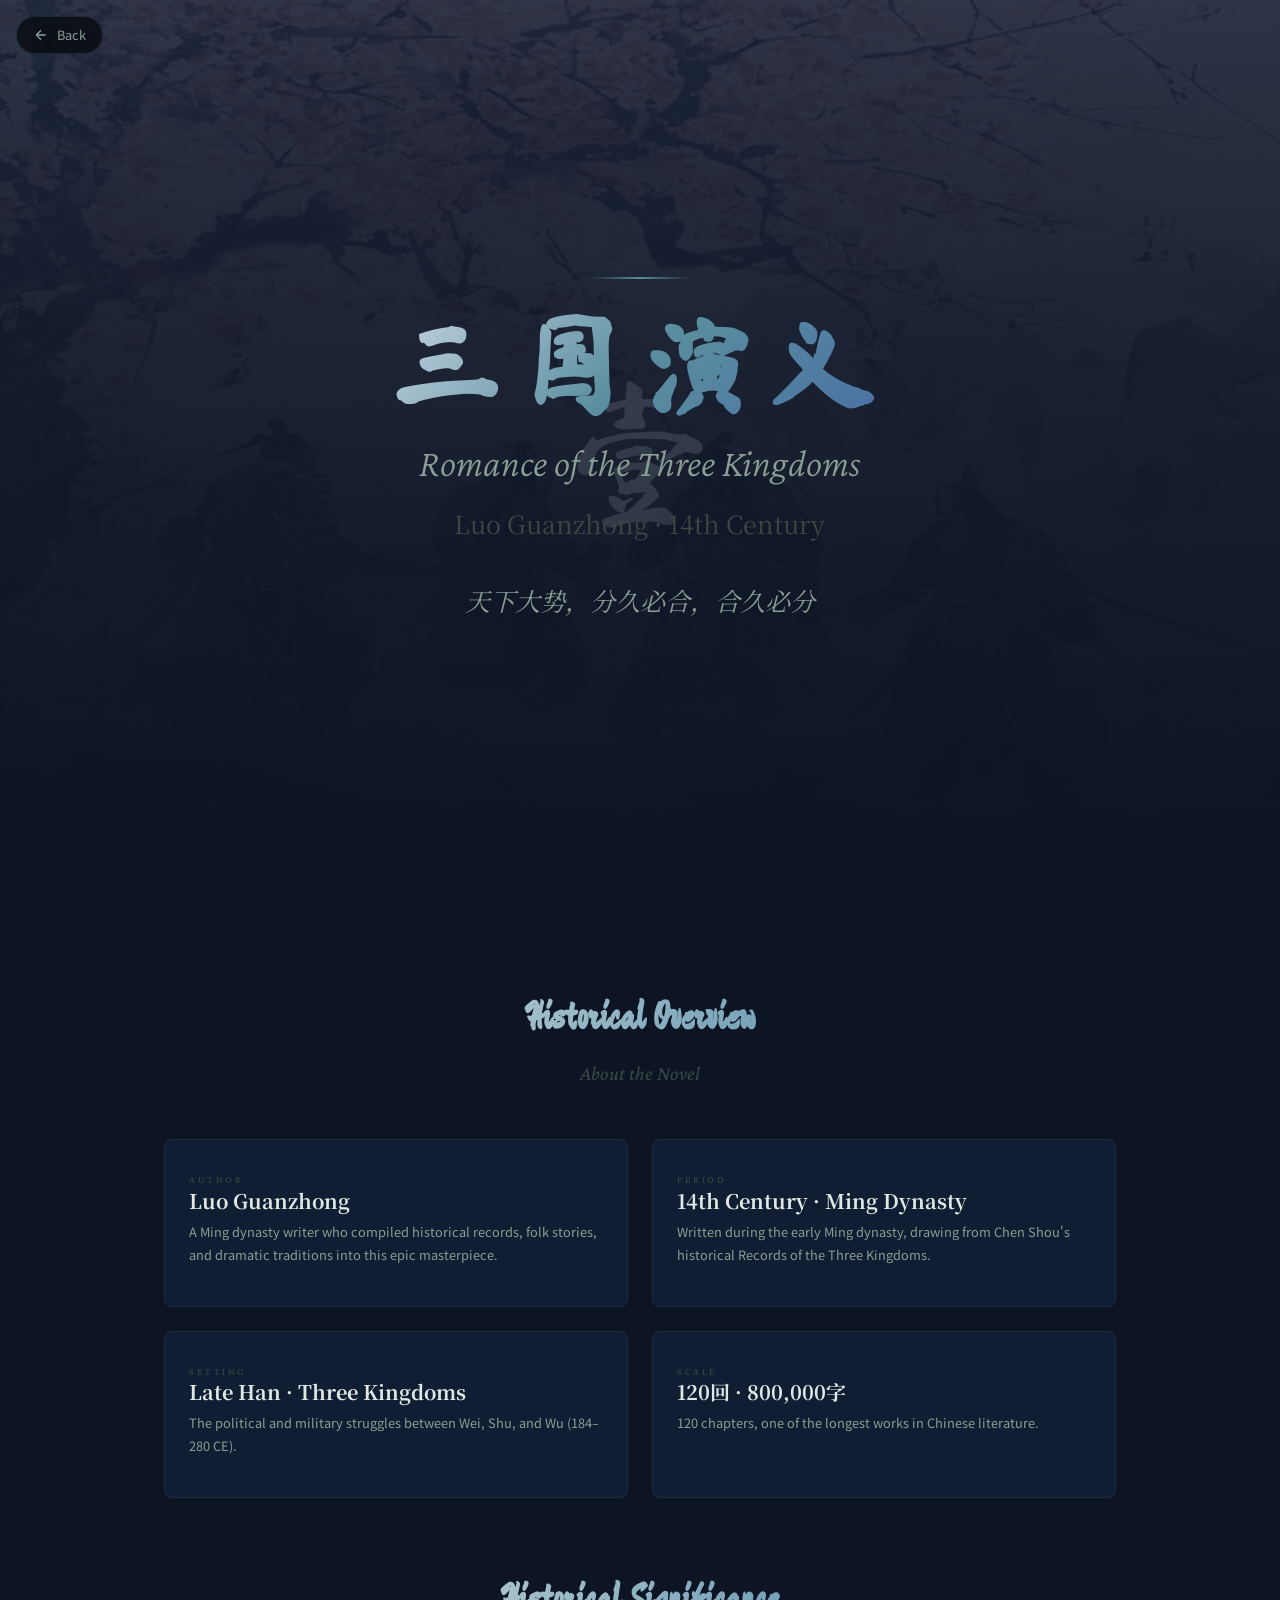
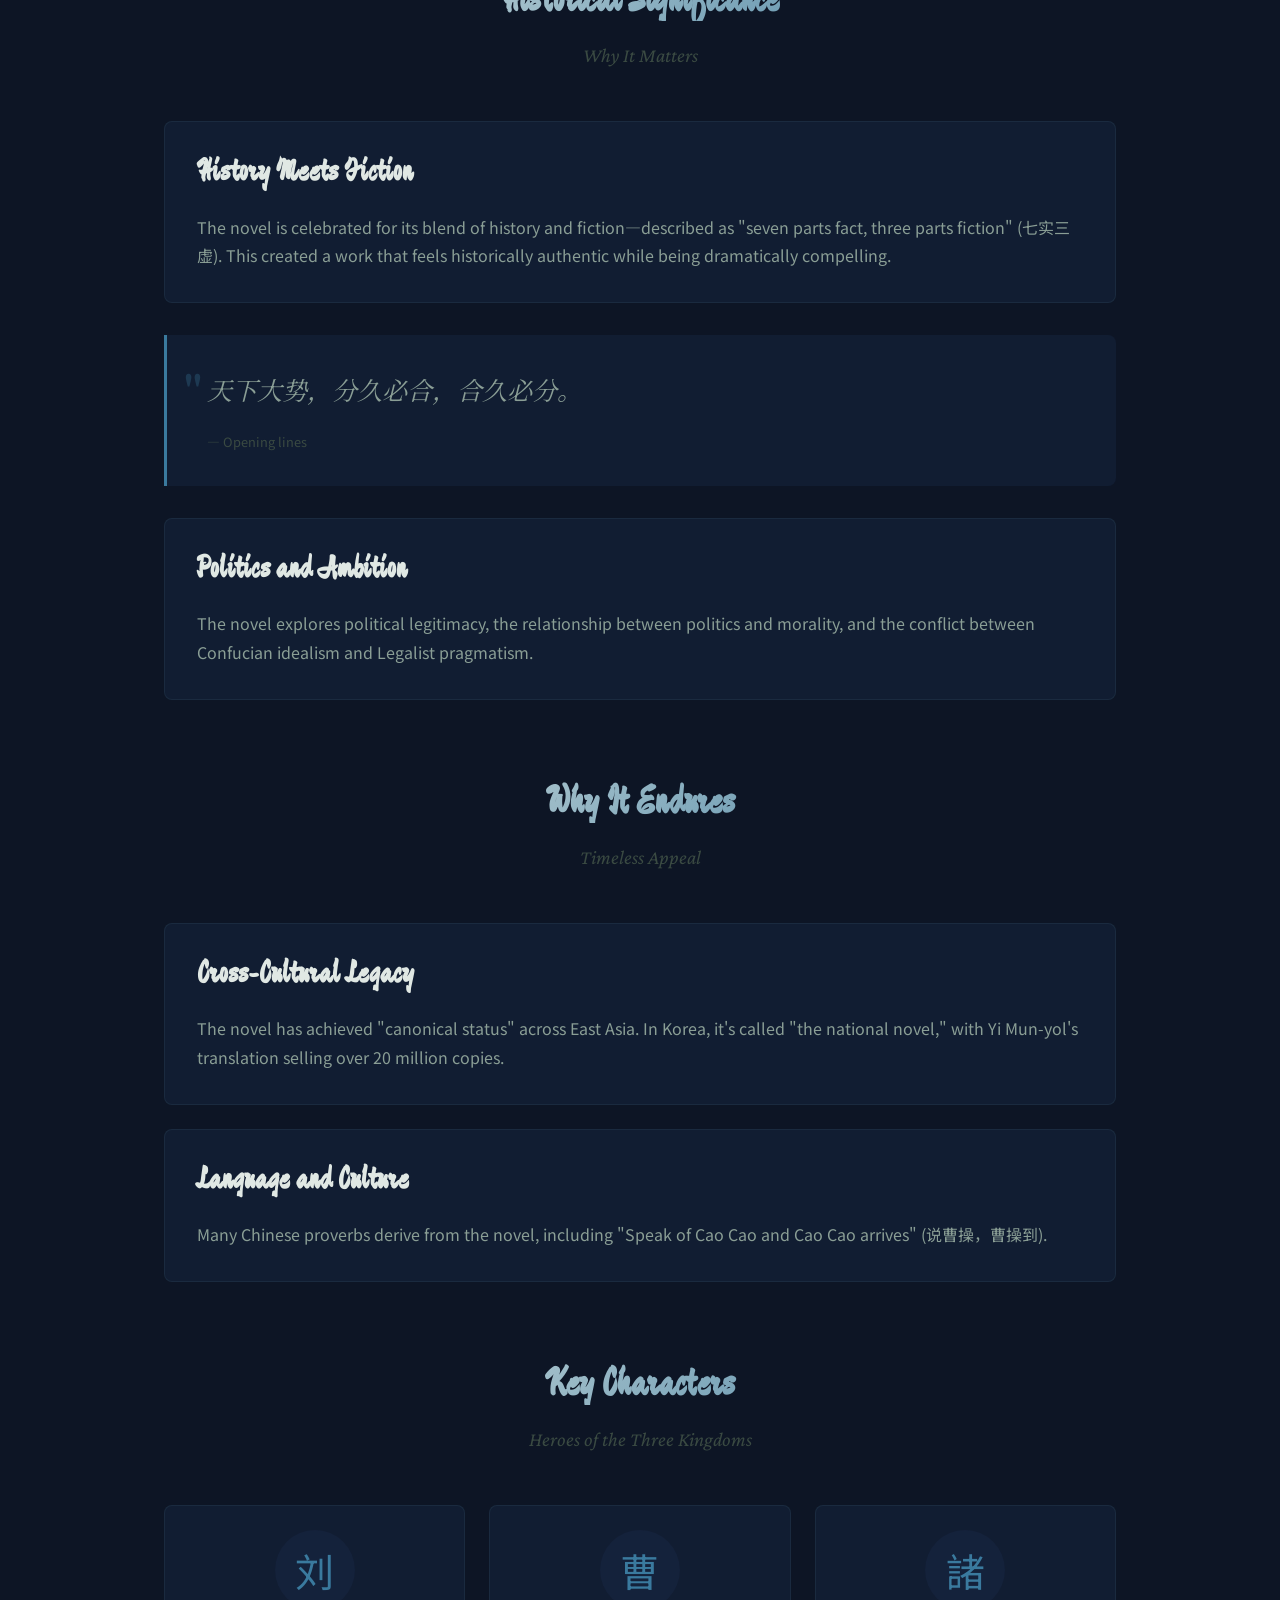
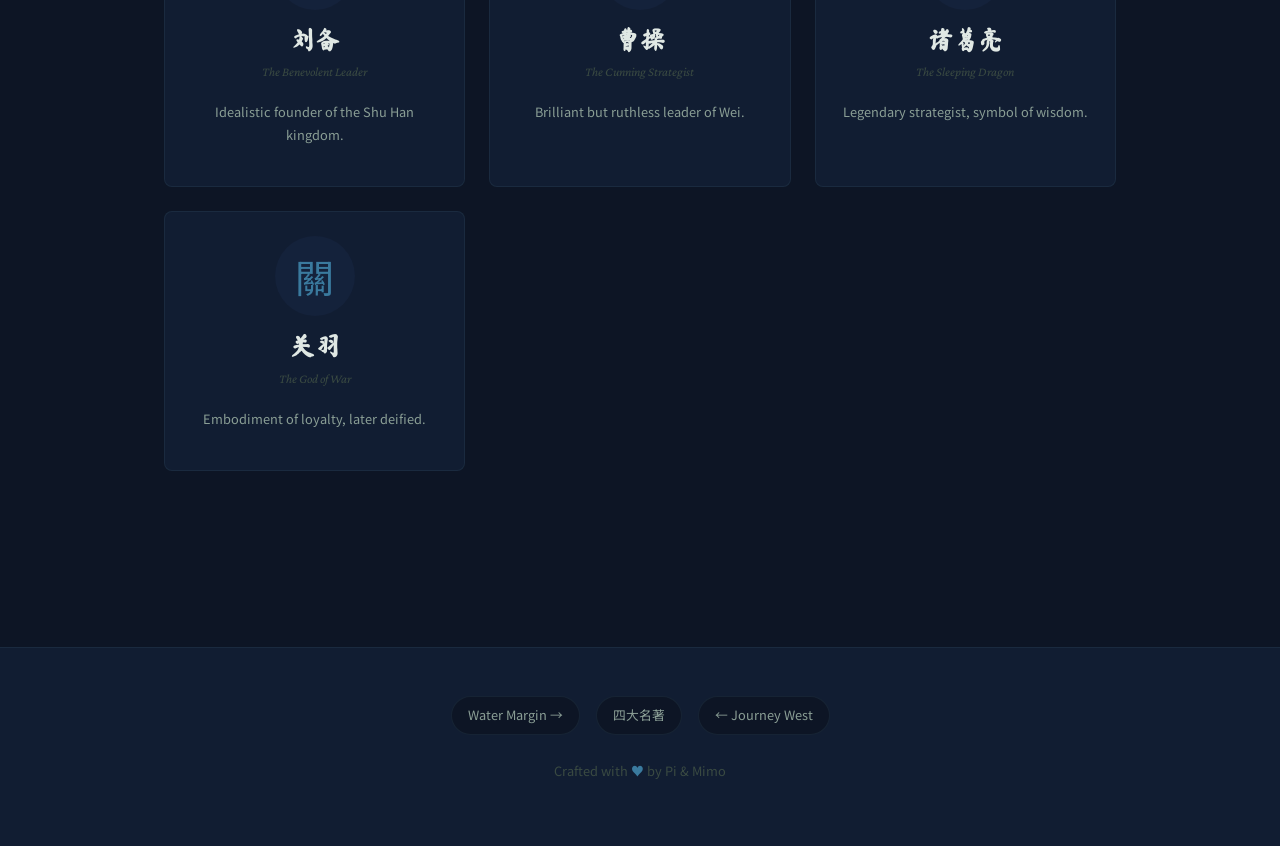
<file: three-kingdoms.html>
<!DOCTYPE html>
<html lang="zh" data-theme="dark">
<head>
    <meta charset="UTF-8">
    <meta name="viewport" content="width=device-width, initial-scale=1.0">
    <title>三国演义 · Romance of the Three Kingdoms</title>
    <link rel="preconnect" href="https://fonts.googleapis.com">
    <link rel="preconnect" href="https://fonts.gstatic.com" crossorigin>
    <link href="https://fonts.googleapis.com/css2?family=Ma+Shan+Zheng&family=Noto+Serif+SC:wght@300;400;600;700&family=Noto+Sans+SC:wght@300;400;500;700&family=Crimson+Pro:ital,wght@0,300;0,400;0,600;1,300;1,400&display=swap" rel="stylesheet">
    <link rel="stylesheet" href="css/variables.css">
    <link rel="stylesheet" href="css/base.css">
    <link rel="stylesheet" href="css/animations.css">
    <link rel="stylesheet" href="css/novel-page.css">
    <link rel="stylesheet" href="css/lang-toggle.css">
    <link rel="stylesheet" href="css/three-kingdoms.css">
</head>
<body class="novel-page" data-novel="three-kingdoms">
    <a href="index.html" class="novel-back">
        <svg viewBox="0 0 24 24" fill="none" stroke="currentColor" stroke-width="2">
            <path d="M19 12H5M12 19l-7-7 7-7"/>
        </svg>
        <span class="en-only">Back</span><span class="zh-only">返回</span>
    </a>

    <section class="novel-hero">
        <div class="novel-hero-bg">
            <img src="images/three-kingdoms-hero.png" alt="三国演义">
            <div class="novel-hero-overlay"></div>
        </div>
        <span class="novel-hero-number">壹</span>
        <div class="novel-hero-content">
            <span class="novel-hero-accent"></span>
            <h1 class="novel-hero-zh">三国演义</h1>
            <h2 class="novel-hero-en en-only">Romance of the Three Kingdoms</h2>
            <p class="novel-hero-author">
                <span class="en-only">Luo Guanzhong · 14th Century</span>
                <span class="zh-only">罗贯中 · 明代</span>
            </p>
            <p class="novel-hero-quote">天下大势，分久必合，合久必分</p>
        </div>
    </section>

    <div class="novel-content">
        <section class="novel-section">
            <div class="novel-section-header">
                <h2 class="novel-section-title"><span class="en-only">Historical Overview</span><span class="zh-only">历史概述</span></h2>
                <p class="novel-section-subtitle"><span class="en-only">About the Novel</span><span class="zh-only">小说简介</span></p>
            </div>
            <div class="novel-info-grid">
                <div class="novel-info-card">
                    <span class="novel-info-label">Author</span>
                    <h3 class="novel-info-value"><span class="en-only">Luo Guanzhong</span><span class="zh-only">罗贯中</span></h3>
                    <p class="novel-info-desc"><span class="en-only">A Ming dynasty writer who compiled historical records, folk stories, and dramatic traditions into this epic masterpiece.</span><span class="zh-only">明代作家，将历史记载、民间故事和戏剧传统编纂成这部史诗巨著。</span></p>
                </div>
                <div class="novel-info-card">
                    <span class="novel-info-label">Period</span>
                    <h3 class="novel-info-value"><span class="en-only">14th Century · Ming Dynasty</span><span class="zh-only">14世纪 · 明代</span></h3>
                    <p class="novel-info-desc"><span class="en-only">Written during the early Ming dynasty, drawing from Chen Shou's historical Records of the Three Kingdoms.</span><span class="zh-only">成书于明初，取材于陈寿的《三国志》等历史文献。</span></p>
                </div>
                <div class="novel-info-card">
                    <span class="novel-info-label">Setting</span>
                    <h3 class="novel-info-value"><span class="en-only">Late Han · Three Kingdoms</span><span class="zh-only">东汉末年 · 三国时期</span></h3>
                    <p class="novel-info-desc"><span class="en-only">The political and military struggles between Wei, Shu, and Wu (184–280 CE).</span><span class="zh-only">魏、蜀、吴三国之间的政治军事斗争（公元184-280年）。</span></p>
                </div>
                <div class="novel-info-card">
                    <span class="novel-info-label">Scale</span>
                    <h3 class="novel-info-value">120回 · 800,000字</h3>
                    <p class="novel-info-desc"><span class="en-only">120 chapters, one of the longest works in Chinese literature.</span><span class="zh-only">一百二十回，中国古典小说中最长的作品之一。</span></p>
                </div>
            </div>
        </section>

        <section class="novel-section">
            <div class="novel-section-header">
                <h2 class="novel-section-title"><span class="en-only">Historical Significance</span><span class="zh-only">历史意义</span></h2>
                <p class="novel-section-subtitle"><span class="en-only">Why It Matters</span><span class="zh-only">为何重要</span></p>
            </div>
            <div class="novel-content-block">
                <h3><span class="en-only">History Meets Fiction</span><span class="zh-only">七实三虚的历史叙事</span></h3>
                <p><span class="en-only">The novel is celebrated for its blend of history and fiction—described as "seven parts fact, three parts fiction" (七实三虚). This created a work that feels historically authentic while being dramatically compelling.</span><span class="zh-only">这部小说以其历史与虚构的独特融合而闻名——清代史学家张学成称之为"七实三虚"。这种方法使作品既有历史的真实感，又具有戏剧的感染力。</span></p>
            </div>
            <div class="novel-quote-block">
                <p class="novel-quote-text">天下大势，分久必合，合久必分。</p>
                <span class="novel-quote-source"><span class="en-only">— Opening lines</span><span class="zh-only">— 《三国演义》开篇</span></span>
            </div>
            <div class="novel-content-block">
                <h3><span class="en-only">Politics and Ambition</span><span class="zh-only">政治与道德的深刻探讨</span></h3>
                <p><span class="en-only">The novel explores political legitimacy, the relationship between politics and morality, and the conflict between Confucian idealism and Legalist pragmatism.</span><span class="zh-only">小说深刻探讨了政治合法性、政治与道德的关系，以及儒家理想主义与法家实用主义之间的冲突。</span></p>
            </div>
        </section>

        <section class="novel-section">
            <div class="novel-section-header">
                <h2 class="novel-section-title"><span class="en-only">Why It Endures</span><span class="zh-only">为何经久不衰</span></h2>
                <p class="novel-section-subtitle"><span class="en-only">Timeless Appeal</span><span class="zh-only">永恒的魅力</span></p>
            </div>
            <div class="novel-content-block">
                <h3><span class="en-only">Cross-Cultural Legacy</span><span class="zh-only">跨文化的永恒魅力</span></h3>
                <p><span class="en-only">The novel has achieved "canonical status" across East Asia. In Korea, it's called "the national novel," with Yi Mun-yol's translation selling over 20 million copies.</span><span class="zh-only">这部小说在东亚享有"经典地位"。在韩国，它被称为"国民小说"，李文烈的韩译本销量超过两千万册。</span></p>
            </div>
            <div class="novel-content-block">
                <h3><span class="en-only">Language and Culture</span><span class="zh-only">语言与文化的深远影响</span></h3>
                <p><span class="en-only">Many Chinese proverbs derive from the novel, including "Speak of Cao Cao and Cao Cao arrives" (说曹操，曹操到).</span><span class="zh-only">许多中国谚语源自此书，如"说曹操，曹操到"。</span></p>
            </div>
        </section>

        <section class="novel-section">
            <div class="novel-section-header">
                <h2 class="novel-section-title"><span class="en-only">Key Characters</span><span class="zh-only">主要人物</span></h2>
                <p class="novel-section-subtitle"><span class="en-only">Heroes of the Three Kingdoms</span><span class="zh-only">三国英雄</span></p>
            </div>
            <div class="novel-characters">
                <div class="novel-character-card">
                    <div class="novel-character-icon">刘</div>
                    <h3 class="novel-character-name">刘备</h3>
                    <p class="novel-character-title"><span class="en-only">The Benevolent Leader</span><span class="zh-only">仁德之君</span></p>
                    <p class="novel-character-desc"><span class="en-only">Idealistic founder of the Shu Han kingdom.</span><span class="zh-only">蜀汉开创者，儒家美德的化身。</span></p>
                </div>
                <div class="novel-character-card">
                    <div class="novel-character-icon">曹</div>
                    <h3 class="novel-character-name">曹操</h3>
                    <p class="novel-character-title"><span class="en-only">The Cunning Strategist</span><span class="zh-only">乱世奸雄</span></p>
                    <p class="novel-character-desc"><span class="en-only">Brilliant but ruthless leader of Wei.</span><span class="zh-only">魏国霸主，代表实用主义的政治智慧。</span></p>
                </div>
                <div class="novel-character-card">
                    <div class="novel-character-icon">諸</div>
                    <h3 class="novel-character-name">诸葛亮</h3>
                    <p class="novel-character-title"><span class="en-only">The Sleeping Dragon</span><span class="zh-only">卧龙先生</span></p>
                    <p class="novel-character-desc"><span class="en-only">Legendary strategist, symbol of wisdom.</span><span class="zh-only">传奇军师，智慧与忠诚的象征。</span></p>
                </div>
                <div class="novel-character-card">
                    <div class="novel-character-icon">關</div>
                    <h3 class="novel-character-name">关羽</h3>
                    <p class="novel-character-title"><span class="en-only">The God of War</span><span class="zh-only">武圣关公</span></p>
                    <p class="novel-character-desc"><span class="en-only">Embodiment of loyalty, later deified.</span><span class="zh-only">忠义的化身，后被尊为武圣。</span></p>
                </div>
            </div>
        </section>
    </div>

    <footer class="novel-footer">
        <div class="novel-footer-nav">
            <a href="water-margin.html" class="novel-footer-link"><span class="en-only">Water Margin →</span><span class="zh-only">水浒传 →</span></a>
            <a href="index.html" class="novel-footer-link">四大名著</a>
            <a href="journey-west.html" class="novel-footer-link"><span class="en-only">← Journey West</span><span class="zh-only">← 西游记</span></a>
        </div>
        <p class="novel-footer-credits">Crafted with <span style="color: var(--novel-accent);">♥</span> by <a href="https://pi.dev" target="_blank" rel="noopener">Pi</a> & <a href="https://mimo.mi.com/" target="_blank" rel="noopener">Mimo</a></p>
    </footer>

    <script src="js/novel-page.js"></script>
    <script src="js/lang-toggle.js"></script>
</body>
</html>
</file>
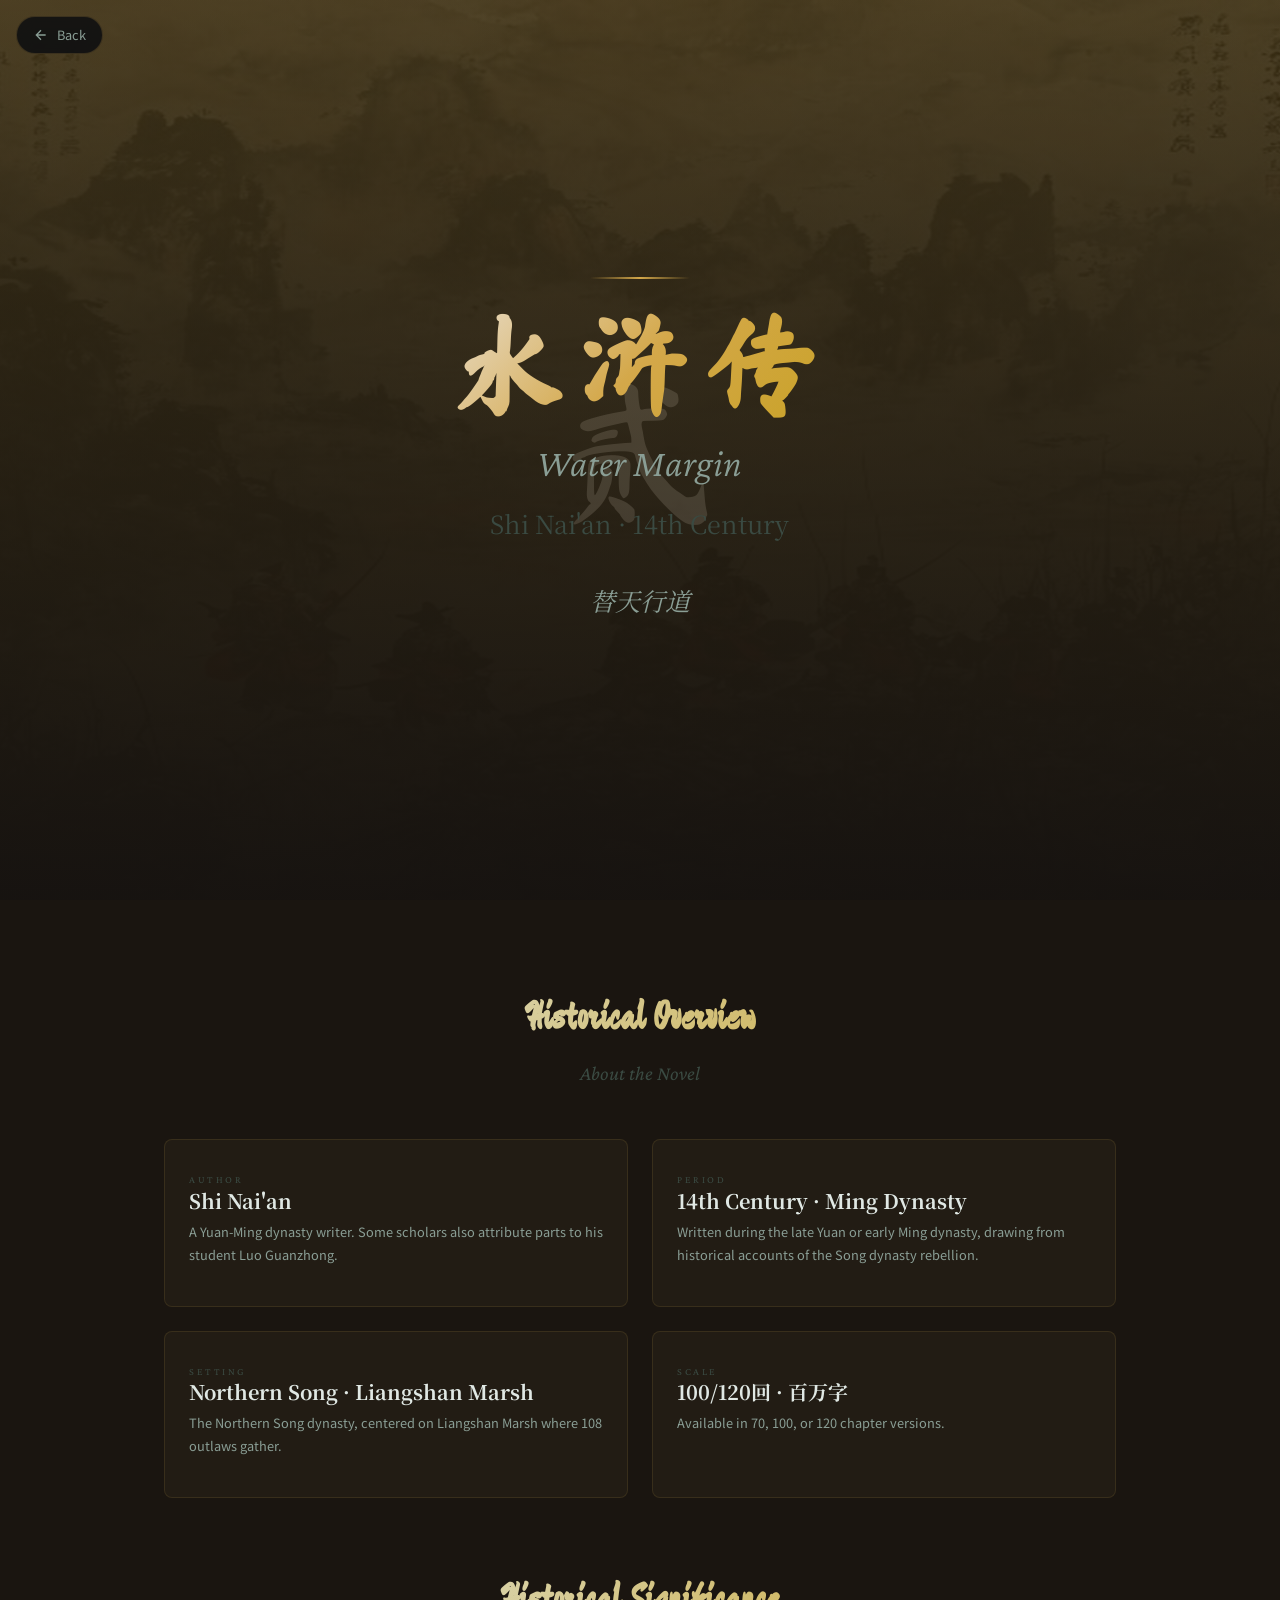
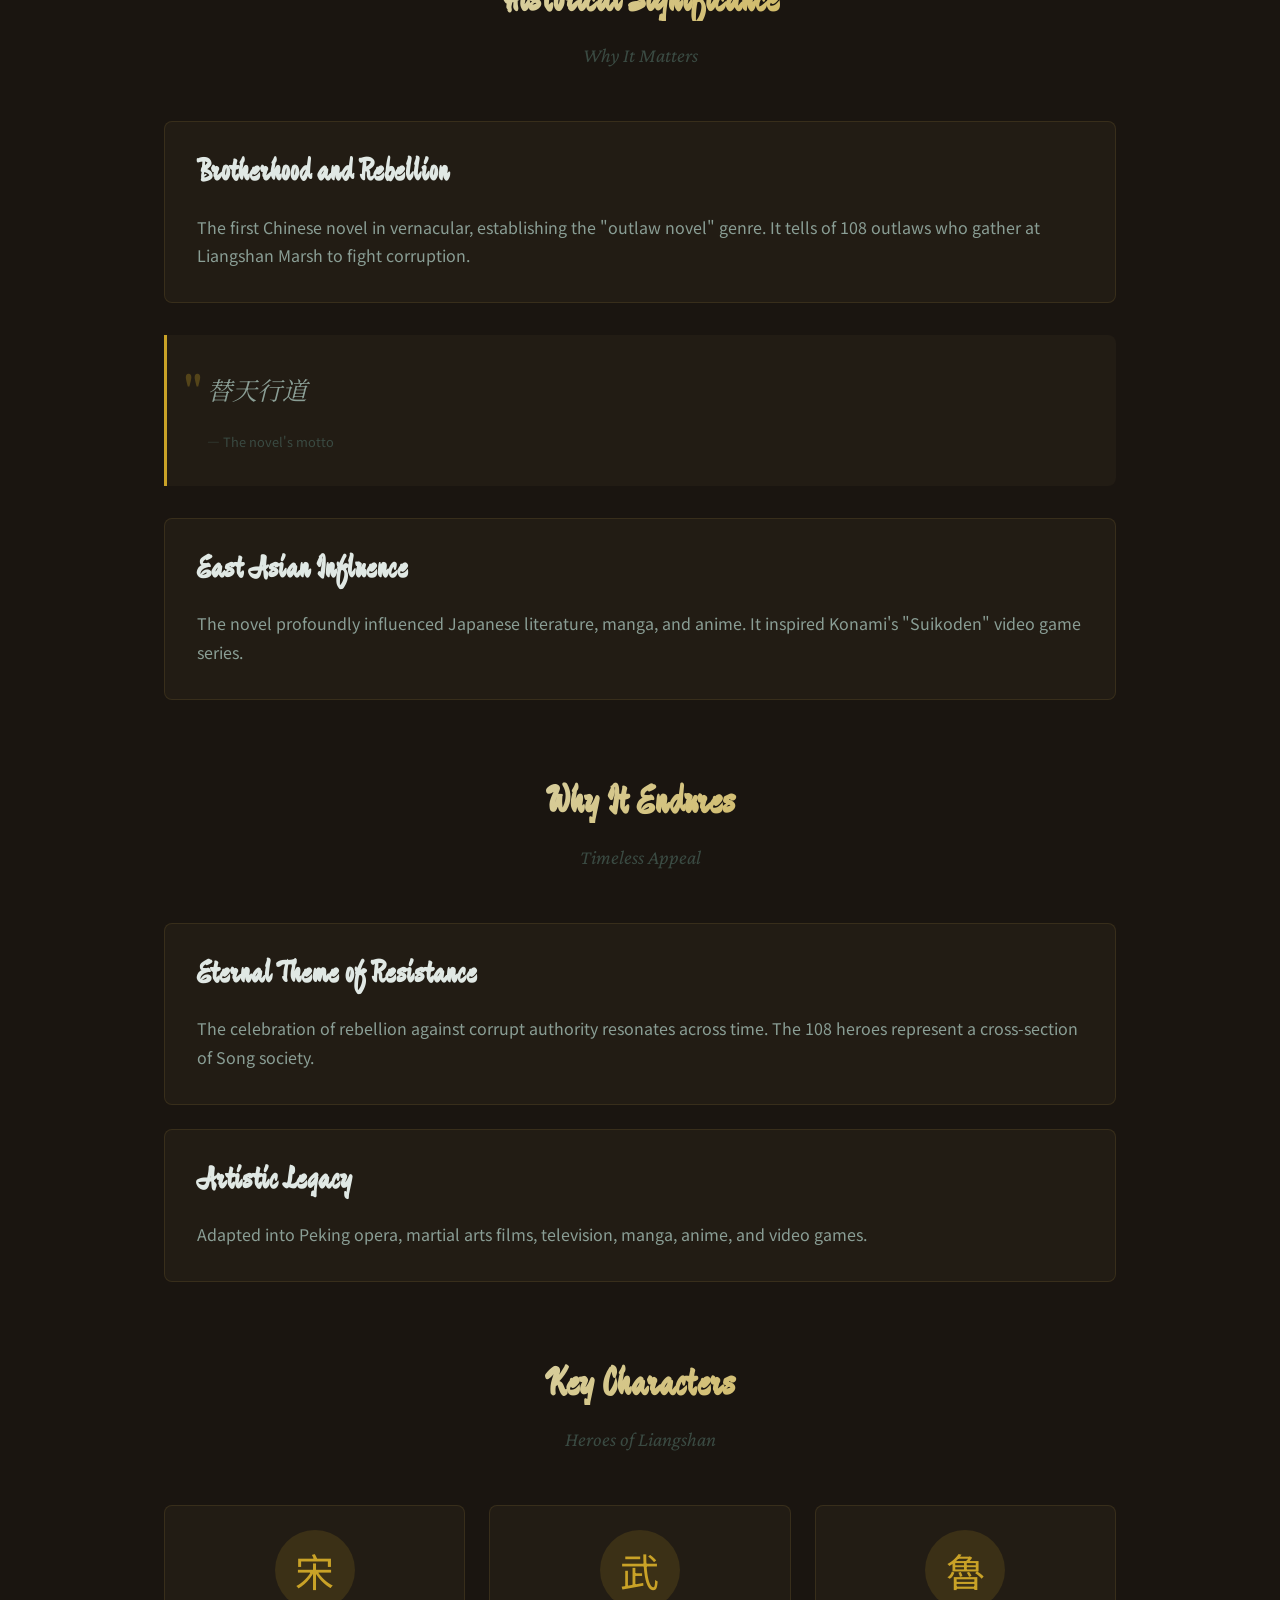
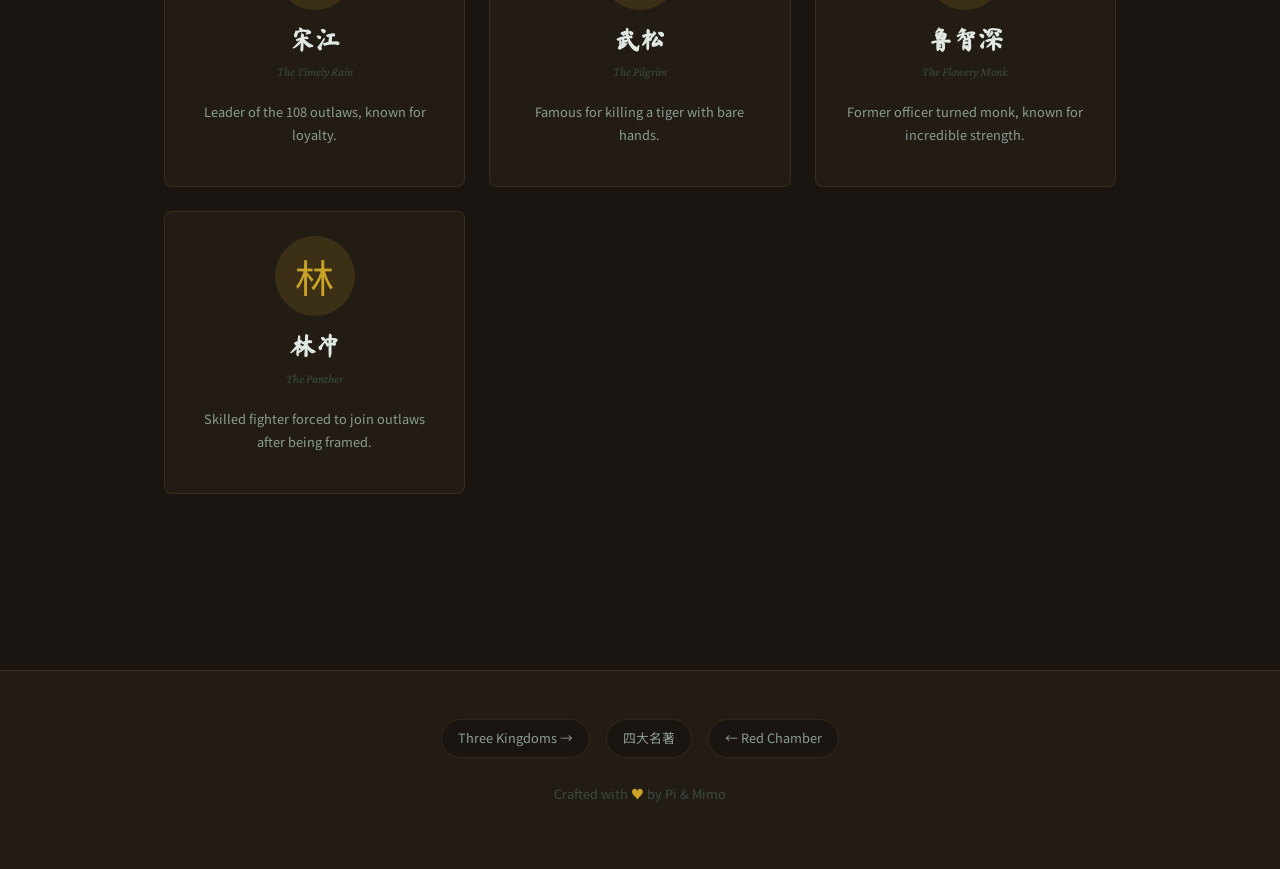
<file: water-margin.html>
<!DOCTYPE html>
<html lang="zh" data-theme="dark">
<head>
    <meta charset="UTF-8">
    <meta name="viewport" content="width=device-width, initial-scale=1.0">
    <title>水浒传 · Water Margin</title>
    <link rel="preconnect" href="https://fonts.googleapis.com">
    <link rel="preconnect" href="https://fonts.gstatic.com" crossorigin>
    <link href="https://fonts.googleapis.com/css2?family=Ma+Shan+Zheng&family=Noto+Serif+SC:wght@300;400;600;700&family=Noto+Sans+SC:wght@300;400;500;700&family=Crimson+Pro:ital,wght@0,300;0,400;0,600;1,300;1,400&display=swap" rel="stylesheet">
    <link rel="stylesheet" href="css/variables.css">
    <link rel="stylesheet" href="css/base.css">
    <link rel="stylesheet" href="css/animations.css">
    <link rel="stylesheet" href="css/novel-page.css">
    <link rel="stylesheet" href="css/lang-toggle.css">
    <link rel="stylesheet" href="css/water-margin.css">
</head>
<body class="novel-page" data-novel="water-margin">
    <a href="index.html" class="novel-back">
        <svg viewBox="0 0 24 24" fill="none" stroke="currentColor" stroke-width="2">
            <path d="M19 12H5M12 19l-7-7 7-7"/>
        </svg>
        <span class="en-only">Back</span><span class="zh-only">返回</span>
    </a>

    <section class="novel-hero">
        <div class="novel-hero-bg">
            <img src="images/water-margin-hero.png" alt="水浒传">
            <div class="novel-hero-overlay"></div>
        </div>
        <span class="novel-hero-number">贰</span>
        <div class="novel-hero-content">
            <span class="novel-hero-accent"></span>
            <h1 class="novel-hero-zh">水浒传</h1>
            <h2 class="novel-hero-en en-only">Water Margin</h2>
            <p class="novel-hero-author">
                <span class="en-only">Shi Nai'an · 14th Century</span>
                <span class="zh-only">施耐庵 · 明代</span>
            </p>
            <p class="novel-hero-quote">替天行道</p>
        </div>
    </section>

    <div class="novel-content">
        <section class="novel-section">
            <div class="novel-section-header">
                <h2 class="novel-section-title"><span class="en-only">Historical Overview</span><span class="zh-only">历史概述</span></h2>
                <p class="novel-section-subtitle"><span class="en-only">About the Novel</span><span class="zh-only">小说简介</span></p>
            </div>
            <div class="novel-info-grid">
                <div class="novel-info-card">
                    <span class="novel-info-label">Author</span>
                    <h3 class="novel-info-value"><span class="en-only">Shi Nai'an</span><span class="zh-only">施耐庵</span></h3>
                    <p class="novel-info-desc"><span class="en-only">A Yuan-Ming dynasty writer. Some scholars also attribute parts to his student Luo Guanzhong.</span><span class="zh-only">元末明初作家，部分学者认为其学生罗贯中也参与了创作。</span></p>
                </div>
                <div class="novel-info-card">
                    <span class="novel-info-label">Period</span>
                    <h3 class="novel-info-value"><span class="en-only">14th Century · Ming Dynasty</span><span class="zh-only">14世纪 · 明代</span></h3>
                    <p class="novel-info-desc"><span class="en-only">Written during the late Yuan or early Ming dynasty, drawing from historical accounts of the Song dynasty rebellion.</span><span class="zh-only">成书于元末明初，取材于宋代起义的历史记载。</span></p>
                </div>
                <div class="novel-info-card">
                    <span class="novel-info-label">Setting</span>
                    <h3 class="novel-info-value"><span class="en-only">Northern Song · Liangshan Marsh</span><span class="zh-only">北宋 · 梁山泊</span></h3>
                    <p class="novel-info-desc"><span class="en-only">The Northern Song dynasty, centered on Liangshan Marsh where 108 outlaws gather.</span><span class="zh-only">北宋时期，以梁山泊为中心，一百零八位好汉聚集于此。</span></p>
                </div>
                <div class="novel-info-card">
                    <span class="novel-info-label">Scale</span>
                    <h3 class="novel-info-value">100/120回 · 百万字</h3>
                    <p class="novel-info-desc"><span class="en-only">Available in 70, 100, or 120 chapter versions.</span><span class="zh-only">有七十回、一百回、一百二十回等版本。</span></p>
                </div>
            </div>
        </section>

        <section class="novel-section">
            <div class="novel-section-header">
                <h2 class="novel-section-title"><span class="en-only">Historical Significance</span><span class="zh-only">历史意义</span></h2>
                <p class="novel-section-subtitle"><span class="en-only">Why It Matters</span><span class="zh-only">为何重要</span></p>
            </div>
            <div class="novel-content-block">
                <h3><span class="en-only">Brotherhood and Rebellion</span><span class="zh-only">江湖义气与反抗精神</span></h3>
                <p><span class="en-only">The first Chinese novel in vernacular, establishing the "outlaw novel" genre. It tells of 108 outlaws who gather at Liangshan Marsh to fight corruption.</span><span class="zh-only">中国第一部白话小说，开创了"英雄传奇"的先河。讲述一百零八位好汉聚集梁山泊反抗腐败的故事。</span></p>
            </div>
            <div class="novel-quote-block">
                <p class="novel-quote-text">替天行道</p>
                <span class="novel-quote-source"><span class="en-only">— The novel's motto</span><span class="zh-only">— 小说主旨</span></span>
            </div>
            <div class="novel-content-block">
                <h3><span class="en-only">East Asian Influence</span><span class="zh-only">东亚文学的深远影响</span></h3>
                <p><span class="en-only">The novel profoundly influenced Japanese literature, manga, and anime. It inspired Konami's "Suikoden" video game series.</span><span class="zh-only">这部小说深刻影响了日本文学、漫画和动画。启发了科乐美的"水浒传"系列游戏。</span></p>
            </div>
        </section>

        <section class="novel-section">
            <div class="novel-section-header">
                <h2 class="novel-section-title"><span class="en-only">Why It Endures</span><span class="zh-only">为何经久不衰</span></h2>
                <p class="novel-section-subtitle"><span class="en-only">Timeless Appeal</span><span class="zh-only">永恒的魅力</span></p>
            </div>
            <div class="novel-content-block">
                <h3><span class="en-only">Eternal Theme of Resistance</span><span class="zh-only">永恒的反抗主题</span></h3>
                <p><span class="en-only">The celebration of rebellion against corrupt authority resonates across time. The 108 heroes represent a cross-section of Song society.</span><span class="zh-only">对腐败权威的反抗精神跨越时空。一百零八位好汉代表了宋代社会的各个阶层。</span></p>
            </div>
            <div class="novel-content-block">
                <h3><span class="en-only">Artistic Legacy</span><span class="zh-only">丰富的艺术遗产</span></h3>
                <p><span class="en-only">Adapted into Peking opera, martial arts films, television, manga, anime, and video games.</span><span class="zh-only">被改编为京剧、武侠电影、电视、漫画、动画和电子游戏。</span></p>
            </div>
        </section>

        <section class="novel-section">
            <div class="novel-section-header">
                <h2 class="novel-section-title"><span class="en-only">Key Characters</span><span class="zh-only">主要人物</span></h2>
                <p class="novel-section-subtitle"><span class="en-only">Heroes of Liangshan</span><span class="zh-only">梁山好汉</span></p>
            </div>
            <div class="novel-characters">
                <div class="novel-character-card">
                    <div class="novel-character-icon">宋</div>
                    <h3 class="novel-character-name">宋江</h3>
                    <p class="novel-character-title"><span class="en-only">The Timely Rain</span><span class="zh-only">及时雨</span></p>
                    <p class="novel-character-desc"><span class="en-only">Leader of the 108 outlaws, known for loyalty.</span><span class="zh-only">一百零八位好汉之首，以忠义闻名。</span></p>
                </div>
                <div class="novel-character-card">
                    <div class="novel-character-icon">武</div>
                    <h3 class="novel-character-name">武松</h3>
                    <p class="novel-character-title"><span class="en-only">The Pilgrim</span><span class="zh-only">行者</span></p>
                    <p class="novel-character-desc"><span class="en-only">Famous for killing a tiger with bare hands.</span><span class="zh-only">赤手空拳打死猛虎的英雄。</span></p>
                </div>
                <div class="novel-character-card">
                    <div class="novel-character-icon">魯</div>
                    <h3 class="novel-character-name">鲁智深</h3>
                    <p class="novel-character-title"><span class="en-only">The Flowery Monk</span><span class="zh-only">花和尚</span></p>
                    <p class="novel-character-desc"><span class="en-only">Former officer turned monk, known for incredible strength.</span><span class="zh-only">从军官变为和尚，以力大无穷著称。</span></p>
                </div>
                <div class="novel-character-card">
                    <div class="novel-character-icon">林</div>
                    <h3 class="novel-character-name">林冲</h3>
                    <p class="novel-character-title"><span class="en-only">The Panther</span><span class="zh-only">豹子头</span></p>
                    <p class="novel-character-desc"><span class="en-only">Skilled fighter forced to join outlaws after being framed.</span><span class="zh-only">武艺高强的教头，被陷害后被迫上梁山。</span></p>
                </div>
            </div>
        </section>
    </div>

    <footer class="novel-footer">
        <div class="novel-footer-nav">
            <a href="three-kingdoms.html" class="novel-footer-link"><span class="en-only">Three Kingdoms →</span><span class="zh-only">三国演义 →</span></a>
            <a href="index.html" class="novel-footer-link">四大名著</a>
            <a href="red-chamber.html" class="novel-footer-link"><span class="en-only">← Red Chamber</span><span class="zh-only">← 红楼梦</span></a>
        </div>
        <p class="novel-footer-credits">Crafted with <span style="color: var(--novel-accent);">♥</span> by <a href="https://pi.dev" target="_blank" rel="noopener">Pi</a> & <a href="https://mimo.mi.com/" target="_blank" rel="noopener">Mimo</a></p>
    </footer>

    <script src="js/novel-page.js"></script>
    <script src="js/lang-toggle.js"></script>
</body>
</html>
</file>
<file: css/variables.css>
/* ========================================
   四大名著 · Four Great Novels
   Design Variables & Foundation
   Based on Qinglu Design System
   with Traditional Chinese Elements
   ======================================== */

:root {
  /* ── Color Palette: Traditional Chinese ── */
  
  /* Backgrounds - Deep night sky gradients */
  --bg-deep: #080a10;
  --bg-card: #0d1018;
  --bg-elevated: #11141d;
  --bg-surface: #161a24;
  
  /* Primary Accent - Jade Green (Wood Element) */
  --accent: #4a9e8a;
  --accent-dim: rgba(74, 158, 138, 0.12);
  --accent-glow: rgba(74, 158, 138, 0.30);
  --accent-soft: rgba(74, 158, 138, 0.06);
  --accent-deep: #3d8b7a;
  --accent-light: #6db3a4;
  
  /* Traditional Chinese Colors */
  --vermillion: #c23b22;     /* 朱砂红 - Fire Element */
  --vermillion-deep: #8b1a1a;
  --gold: #c9a227;           /* 金色 - Earth Element */
  --gold-dim: rgba(201, 162, 39, 0.12);
  --jade: #2d5a47;           /* 翡翠绿 */
  --indigo: #2c3e6b;         /* 靛蓝 */
  --ink: #1a1814;            /* 墨色 */
  --paper: #f4efe6;          /* 宣纸色 */
  --paper-dark: #e8e0d0;
  
  /* Element Colors */
  --element-water: #3a7a9e;  /* 水 - Blue */
  --element-fire: #c23b22;   /* 火 - Red */
  --element-wood: #4a9e8a;   /* 木 - Green */
  --element-earth: #c9a227;  /* 土 - Yellow */
  --element-metal: #8a9aa8;  /* 金 - White/Metal */
  
  /* Text Colors */
  --text-primary: #e0e8e4;
  --text-secondary: #8a9e95;
  --text-muted: #3a4a42;
  --text-accent: #4a9e8a;
  
  /* Semantic Colors */
  --error: #c85040;
  --seal: #a83838;
  --fav: #d4a84a;
  --pinyin: #7a9e90;
  
  /* Borders & Dividers */
  --border: rgba(74, 158, 138, 0.12);
  --border-hover: rgba(74, 158, 138, 0.30);
  --divider: linear-gradient(90deg, transparent 0%, var(--accent-soft) 50%, transparent 100%);
  
  /* ── Typography Scale ── */
  
  /* Font Families */
  --font-display: 'Ma Shan Zheng', 'Noto Serif SC', serif;
  --font-serif: 'Noto Serif SC', 'STSong', serif;
  --font-body: 'Noto Sans SC', 'PingFang SC', sans-serif;
  --font-western: 'Crimson Pro', Georgia, serif;
  
  /* Font Sizes - Modular Scale (1.25) */
  --text-xs: 0.64rem;
  --text-sm: 0.8rem;
  --text-base: 1rem;
  --text-lg: 1.25rem;
  --text-xl: 1.563rem;
  --text-2xl: 1.953rem;
  --text-3xl: 2.441rem;
  --text-4xl: 3.052rem;
  --text-5xl: 3.815rem;
  
  /* Font Weights */
  --weight-light: 300;
  --weight-regular: 400;
  --weight-medium: 500;
  --weight-bold: 700;
  
  /* Line Heights */
  --leading-tight: 1.1;
  --leading-snug: 1.3;
  --leading-normal: 1.6;
  --leading-relaxed: 1.8;
  
  /* Letter Spacing */
  --tracking-tight: -0.02em;
  --tracking-normal: 0;
  --tracking-wide: 0.05em;
  --tracking-wider: 0.12em;
  --tracking-widest: 0.25em;
  
  /* ── Spacing Scale ── */
  
  --space-1: 0.25rem;
  --space-2: 0.5rem;
  --space-3: 0.75rem;
  --space-4: 1rem;
  --space-5: 1.25rem;
  --space-6: 1.5rem;
  --space-8: 2rem;
  --space-10: 2.5rem;
  --space-12: 3rem;
  --space-16: 4rem;
  --space-20: 5rem;
  --space-24: 6rem;
  
  /* ── Border Radius ── */
  
  --radius-sm: 4px;
  --radius-md: 6px;
  --radius-lg: 8px;
  --radius-xl: 12px;
  --radius-2xl: 16px;
  --radius-full: 9999px;
  
  /* ── Shadows & Effects ── */
  
  --shadow-sm: 0 1px 2px rgba(0, 0, 0, 0.3);
  --shadow-md: 0 4px 6px rgba(0, 0, 0, 0.4);
  --shadow-lg: 0 10px 15px rgba(0, 0, 0, 0.5);
  --shadow-xl: 0 20px 25px rgba(0, 0, 0, 0.6);
  
  --glow-accent: 0 0 20px var(--accent-glow);
  --glow-accent-sm: 0 0 10px var(--accent-glow);
  --glow-accent-lg: 0 0 40px var(--accent-glow);
  
  /* ── Transitions ── */
  
  --ease-default: cubic-bezier(0.4, 0, 0.2, 1);
  --ease-in: cubic-bezier(0.4, 0, 1, 1);
  --ease-out: cubic-bezier(0, 0, 0.2, 1);
  --ease-in-out: cubic-bezier(0.4, 0, 0.2, 1);
  --ease-bounce: cubic-bezier(0.34, 1.56, 0.64, 1);
  
  --duration-fast: 150ms;
  --duration-normal: 250ms;
  --duration-slow: 400ms;
  --duration-slower: 600ms;
}

/* ── Novel-Specific Color Themes ── */

[data-novel="three-kingdoms"] {
  --novel-accent: var(--element-water);
  --novel-accent-dim: rgba(58, 122, 158, 0.12);
  --novel-glow: rgba(58, 122, 158, 0.30);
}

[data-novel="water-margin"] {
  --novel-accent: var(--element-earth);
  --novel-accent-dim: rgba(201, 162, 39, 0.12);
  --novel-glow: rgba(201, 162, 39, 0.30);
}

[data-novel="journey-west"] {
  --novel-accent: var(--element-fire);
  --novel-accent-dim: rgba(194, 59, 34, 0.12);
  --novel-glow: rgba(194, 59, 34, 0.30);
}

[data-novel="red-chamber"] {
  --novel-accent: var(--element-wood);
  --novel-accent-dim: rgba(74, 158, 138, 0.12);
  --novel-glow: rgba(74, 158, 138, 0.30);
}

/* ── Dark Mode (Default) ── */
[data-theme="dark"] {
  color-scheme: dark;
}

/* ── Light Mode Override ── */
[data-theme="light"] {
  --bg-deep: #f8f9fa;
  --bg-card: #ffffff;
  --bg-elevated: #f0f2f5;
  --bg-surface: #e8eaed;
  
  --text-primary: #1a1d21;
  --text-secondary: #4a5568;
  --text-muted: #a0aec0;
  
  --border: rgba(74, 158, 138, 0.2);
  --border-hover: rgba(74, 158, 138, 0.4);
  
  --shadow-sm: 0 1px 2px rgba(0, 0, 0, 0.05);
  --shadow-md: 0 4px 6px rgba(0, 0, 0, 0.1);
  --shadow-lg: 0 10px 15px rgba(0, 0, 0, 0.15);
  --shadow-xl: 0 20px 25px rgba(0, 0, 0, 0.2);
}
</file>
<file: css/base.css>
/* ========================================
   四大名著 · Four Great Novels
   Base Styles & Reset
   ======================================== */

/* Reset */
*, *::before, *::after {
  margin: 0;
  padding: 0;
  box-sizing: border-box;
}

html {
  font-size: 16px;
  -webkit-font-smoothing: antialiased;
  -moz-osx-font-smoothing: grayscale;
  scroll-behavior: smooth;
}

body {
  font-family: var(--font-body);
  background: var(--bg-deep);
  color: var(--text-primary);
  line-height: var(--leading-normal);
  min-height: 100vh;
  overflow-x: hidden;
}

/* Typography */
h1, h2, h3, h4, h5, h6 {
  font-family: var(--font-display);
  font-weight: var(--weight-bold);
  line-height: var(--leading-tight);
  color: var(--text-primary);
}

p {
  margin-bottom: var(--space-4);
  line-height: var(--leading-relaxed);
}

a {
  color: inherit;
  text-decoration: none;
  transition: color var(--duration-fast) var(--ease-default);
}

img {
  max-width: 100%;
  height: auto;
  display: block;
}

/* Scrollbar Styling */
::-webkit-scrollbar {
  width: 8px;
}

::-webkit-scrollbar-track {
  background: var(--bg-deep);
}

::-webkit-scrollbar-thumb {
  background: var(--accent-dim);
  border-radius: var(--radius-full);
}

::-webkit-scrollbar-thumb:hover {
  background: var(--accent);
}

/* Selection */
::selection {
  background: var(--accent-dim);
  color: var(--accent-light);
}

/* Chinese Typography Utilities */
.zh-display {
  font-family: var(--font-display);
  font-weight: var(--weight-bold);
}

.zh-serif {
  font-family: var(--font-serif);
}

.en-serif {
  font-family: var(--font-western);
  font-style: italic;
}

/* Pinyin Display */
.pinyin {
  font-family: var(--font-western);
  font-size: var(--text-sm);
  color: var(--pinyin);
  letter-spacing: var(--tracking-wide);
}

/* Seal/Stamps */
.seal {
  display: inline-flex;
  align-items: center;
  justify-content: center;
  padding: var(--space-2) var(--space-3);
  background: var(--seal);
  color: var(--paper);
  font-family: var(--font-display);
  font-size: var(--text-sm);
  border-radius: var(--radius-sm);
  transform: rotate(-5deg);
  box-shadow: 2px 2px 4px rgba(0, 0, 0, 0.3);
}
</file>
<file: css/animations.css>
/* ========================================
   四大名著 · Four Great Novels
   Animation Patterns
   ======================================== */

/* Fade In Animations */
@keyframes fadeIn {
  from { opacity: 0; }
  to { opacity: 1; }
}

@keyframes fadeInUp {
  from {
    opacity: 0;
    transform: translateY(30px);
  }
  to {
    opacity: 1;
    transform: translateY(0);
  }
}

@keyframes fadeInDown {
  from {
    opacity: 0;
    transform: translateY(-30px);
  }
  to {
    opacity: 1;
    transform: translateY(0);
  }
}

@keyframes fadeInLeft {
  from {
    opacity: 0;
    transform: translateX(-30px);
  }
  to {
    opacity: 1;
    transform: translateX(0);
  }
}

@keyframes fadeInRight {
  from {
    opacity: 0;
    transform: translateX(30px);
  }
  to {
    opacity: 1;
    transform: translateX(0);
  }
}

/* Scale Animations */
@keyframes scaleIn {
  from {
    opacity: 0;
    transform: scale(0.9);
  }
  to {
    opacity: 1;
    transform: scale(1);
  }
}

@keyframes pulse {
  0%, 100% { transform: scale(1); }
  50% { transform: scale(1.05); }
}

/* Floating Animation */
@keyframes float {
  0%, 100% { transform: translateY(0); }
  50% { transform: translateY(-10px); }
}

/* Mist Drift Animation */
@keyframes drift {
  from { transform: translateX(-50%); }
  to { transform: translateX(0%); }
}

/* Shimmer Animation */
@keyframes shimmer {
  0% { background-position: -200% 0; }
  100% { background-position: 200% 0; }
}

/* Brush Stroke Animation */
@keyframes brushStroke {
  from {
    clip-path: inset(0 100% 0 0);
  }
  to {
    clip-path: inset(0 0 0 0);
  }
}

/* Ink Drop Animation */
@keyframes inkDrop {
  0% {
    opacity: 0;
    transform: scale(0);
  }
  50% {
    opacity: 1;
    transform: scale(1.2);
  }
  100% {
    opacity: 0.8;
    transform: scale(1);
  }
}

/* Scroll Reveal Classes */
.reveal {
  opacity: 0;
  transform: translateY(30px);
  transition: opacity 0.6s ease, transform 0.6s ease;
}

.reveal.active {
  opacity: 1;
  transform: translateY(0);
}

.reveal-left {
  opacity: 0;
  transform: translateX(-30px);
  transition: opacity 0.6s ease, transform 0.6s ease;
}

.reveal-left.active {
  opacity: 1;
  transform: translateX(0);
}

.reveal-right {
  opacity: 0;
  transform: translateX(30px);
  transition: opacity 0.6s ease, transform 0.6s ease;
}

.reveal-right.active {
  opacity: 1;
  transform: translateX(0);
}

.reveal-scale {
  opacity: 0;
  transform: scale(0.9);
  transition: opacity 0.6s ease, transform 0.6s ease;
}

.reveal-scale.active {
  opacity: 1;
  transform: scale(1);
}

/* Staggered Animation Delays */
.stagger-1 { transition-delay: 0.1s; }
.stagger-2 { transition-delay: 0.2s; }
.stagger-3 { transition-delay: 0.3s; }
.stagger-4 { transition-delay: 0.4s; }

/* Hover Effects */
.hover-lift {
  transition: transform var(--duration-normal) var(--ease-default),
              box-shadow var(--duration-normal) var(--ease-default);
}

.hover-lift:hover {
  transform: translateY(-5px);
  box-shadow: var(--shadow-lg);
}

.hover-glow {
  transition: box-shadow var(--duration-normal) var(--ease-default);
}

.hover-glow:hover {
  box-shadow: var(--glow-accent);
}

/* Atmosphere Mist */
.atmosphere {
  position: fixed;
  inset: 0;
  pointer-events: none;
  z-index: 100;
  overflow: hidden;
}

.mist {
  position: absolute;
  width: 200%;
  height: 100%;
  background: linear-gradient(
    90deg,
    transparent 0%,
    rgba(244, 239, 230, 0.03) 20%,
    transparent 40%
  );
  opacity: 0.4;
  animation: drift 30s linear infinite;
}

.mist-1 {
  top: -20%;
  animation-duration: 35s;
  opacity: 0.2;
}

.mist-2 {
  top: 30%;
  animation-duration: 45s;
  animation-delay: -15s;
  opacity: 0.15;
}

.mist-3 {
  bottom: -10%;
  animation-duration: 40s;
  animation-delay: -25s;
  opacity: 0.18;
}
</file>
<file: css/components.css>
/* ========================================
   四大名著 · Four Great Novels
   Reusable Components
   ======================================== */

/* ── Navigation ── */
.main-nav {
  position: fixed;
  top: 0;
  left: 0;
  right: 0;
  display: flex;
  align-items: center;
  justify-content: space-between;
  padding: var(--space-4) var(--space-8);
  background: rgba(8, 10, 16, 0.8);
  backdrop-filter: blur(12px);
  border-bottom: 1px solid var(--border);
  z-index: 1000;
}

.nav-brand {
  display: flex;
  flex-direction: column;
  gap: var(--space-1);
}

.brand-zh {
  font-family: var(--font-display);
  font-size: var(--text-lg);
  color: var(--accent);
  letter-spacing: var(--tracking-wider);
}

.brand-en {
  font-family: var(--font-western);
  font-size: var(--text-xs);
  color: var(--text-muted);
  letter-spacing: var(--tracking-widest);
  text-transform: uppercase;
}

.nav-links {
  display: flex;
  gap: var(--space-6);
  flex: 1;
  justify-content: center;
}

.nav-link {
  font-family: var(--font-serif);
  font-size: var(--text-base);
  color: var(--text-secondary);
  padding: var(--space-2) var(--space-3);
  border-radius: var(--radius-md);
  transition: all var(--duration-fast) var(--ease-default);
}

.nav-link:hover {
  color: var(--accent);
  background: var(--accent-soft);
}

/* ── Hero Section ── */
.hero {
  position: relative;
  min-height: 100vh;
  display: flex;
  flex-direction: column;
  align-items: center;
  justify-content: center;
  text-align: center;
  padding: var(--space-24) var(--space-6);
  overflow: hidden;
}

.hero-bg {
  position: absolute;
  inset: 0;
  background: radial-gradient(ellipse 80% 60% at 50% 35%,
    rgba(74, 158, 138, 0.08) 0%,
    rgba(74, 158, 138, 0.02) 35%,
    transparent 70%);
  pointer-events: none;
}

.hero-pattern {
  position: absolute;
  inset: 0;
  background-image: url("data:image/svg+xml,%3Csvg viewBox='0 0 100 100' xmlns='http://www.w3.org/2000/svg'%3E%3Cfilter id='n'%3E%3CfeTurbulence type='fractalNoise' baseFrequency='0.8' numOctaves='4' stitchTiles='stitch'/%3E%3C/filter%3E%3Crect width='100%25' height='100%25' filter='url(%23n)' opacity='0.02'/%3E%3C/svg%3E");
  opacity: 0.5;
}

.hero-content {
  position: relative;
  z-index: 1;
  max-width: 800px;
  animation: fadeInUp 1s ease forwards;
}

.hero-accent-line {
  display: block;
  width: 120px;
  height: 2px;
  margin: 0 auto var(--space-8);
  background: linear-gradient(90deg,
    transparent 0%,
    var(--jade-deep) 15%,
    var(--accent) 50%,
    var(--element-water) 85%,
    transparent 100%);
  opacity: 0.6;
}

.hero-title {
  margin-bottom: var(--space-6);
}

.title-zh {
  display: block;
  font-size: clamp(3rem, 8vw, 5rem);
  background: linear-gradient(135deg, var(--accent-light), var(--accent), var(--element-water));
  -webkit-background-clip: text;
  -webkit-text-fill-color: transparent;
  background-clip: text;
  letter-spacing: var(--tracking-wider);
}

.title-en {
  display: block;
  font-family: var(--font-western);
  font-size: var(--text-xl);
  font-weight: var(--weight-light);
  font-style: italic;
  color: var(--text-secondary);
  margin-top: var(--space-4);
  letter-spacing: var(--tracking-wide);
}

.hero-subtitle {
  font-size: var(--text-lg);
  color: var(--text-secondary);
  line-height: var(--leading-relaxed);
  margin-bottom: var(--space-8);
}

.hero-quote {
  padding: var(--space-6) var(--space-8);
  background: var(--bg-card);
  border: 1px solid var(--border);
  border-radius: var(--radius-lg);
  font-family: var(--font-serif);
  font-size: var(--text-xl);
  color: var(--text-secondary);
  font-style: italic;
  position: relative;
  overflow: hidden;
}

.hero-quote::before {
  content: '"';
  position: absolute;
  top: var(--space-2);
  left: var(--space-4);
  font-size: var(--text-4xl);
  color: var(--accent);
  opacity: 0.3;
  font-family: var(--font-western);
}

.quote-attr {
  display: block;
  margin-top: var(--space-4);
  font-size: var(--text-sm);
  font-style: normal;
  color: var(--text-muted);
}

.scroll-indicator {
  position: absolute;
  bottom: var(--space-8);
  left: 50%;
  transform: translateX(-50%);
  display: flex;
  flex-direction: column;
  align-items: center;
  gap: var(--space-2);
  color: var(--text-muted);
  font-size: var(--text-sm);
  animation: float 2s ease-in-out infinite;
}

.scroll-arrow {
  width: 20px;
  height: 20px;
  border-right: 1px solid var(--text-muted);
  border-bottom: 1px solid var(--text-muted);
  transform: rotate(45deg);
}

/* ── Section Headers ── */
.section-header,
.significance-content,
.timeline-header {
  text-align: center;
  margin-bottom: var(--space-12);
}

.section-accent {
  display: block;
  width: 60px;
  height: 2px;
  margin: 0 auto var(--space-6);
  background: linear-gradient(90deg,
    transparent,
    var(--accent),
    transparent);
}

.section-title {
  font-size: clamp(2rem, 5vw, 3rem);
  margin-bottom: var(--space-4);
  background: linear-gradient(135deg, var(--text-primary), var(--accent));
  -webkit-background-clip: text;
  -webkit-text-fill-color: transparent;
  background-clip: text;
}

.section-subtitle {
  font-family: var(--font-western);
  font-size: var(--text-lg);
  font-style: italic;
  color: var(--text-muted);
}

/* ── Novel Cards ── */
.novels-section {
  padding: var(--space-24) var(--space-6);
  max-width: 1400px;
  margin: 0 auto;
}

.novels-grid {
  display: grid;
  grid-template-columns: repeat(2, 1fr);
  gap: var(--space-8);
}

@media (max-width: 1024px) {
  .novels-grid {
    grid-template-columns: 1fr;
    max-width: 700px;
    margin: 0 auto;
  }
}

.novel-card {
  position: relative;
  background: var(--bg-card);
  border: 1px solid var(--border);
  border-radius: var(--radius-xl);
  overflow: hidden;
  transition: all var(--duration-slow) var(--ease-default);
  display: block;
}

.novel-card:hover {
  transform: translateY(-8px);
  border-color: var(--border-hover);
  box-shadow: var(--shadow-xl);
}

.novel-card:hover .card-image img {
  transform: scale(1.05);
}

.novel-card:hover .card-overlay {
  opacity: 0.4;
}

.card-image {
  position: relative;
  height: 300px;
  overflow: hidden;
}

.card-image img {
  width: 100%;
  height: 100%;
  object-fit: cover;
  transition: transform var(--duration-slower) var(--ease-default);
}

.card-overlay {
  position: absolute;
  inset: 0;
  background: linear-gradient(180deg,
    transparent 0%,
    var(--bg-card) 100%);
  opacity: 0.6;
  transition: opacity var(--duration-normal) var(--ease-default);
}

.card-content {
  padding: var(--space-6) var(--space-8) var(--space-8);
  position: relative;
}

.card-number {
  position: absolute;
  top: -40px;
  right: var(--space-6);
  font-family: var(--font-display);
  font-size: var(--text-5xl);
  color: var(--accent);
  opacity: 0.2;
  line-height: 1;
}

.card-title-zh {
  font-size: var(--text-3xl);
  margin-bottom: var(--space-2);
  background: linear-gradient(135deg, var(--text-primary), var(--accent));
  -webkit-background-clip: text;
  -webkit-text-fill-color: transparent;
  background-clip: text;
}

.card-title-en {
  font-family: var(--font-western);
  font-size: var(--text-lg);
  font-weight: var(--weight-light);
  font-style: italic;
  color: var(--text-secondary);
  margin-bottom: var(--space-2);
}

.card-author {
  font-family: var(--font-serif);
  font-size: var(--text-sm);
  color: var(--text-muted);
  margin-bottom: var(--space-4);
}

.card-divider {
  width: 40px;
  height: 1px;
  background: var(--accent);
  margin-bottom: var(--space-4);
}

.card-excerpt {
  font-size: var(--text-base);
  color: var(--text-secondary);
  line-height: var(--leading-relaxed);
  margin-bottom: var(--space-4);
}

.card-period {
  font-size: var(--text-xs);
  color: var(--text-muted);
  letter-spacing: var(--tracking-wider);
  text-transform: uppercase;
}

/* Novel-specific card accents */
.novel-card[data-novel="three-kingdoms"]:hover {
  border-color: var(--element-water);
}

.novel-card[data-novel="water-margin"]:hover {
  border-color: var(--element-earth);
}

.novel-card[data-novel="journey-west"]:hover {
  border-color: var(--element-fire);
}

.novel-card[data-novel="red-chamber"]:hover {
  border-color: var(--element-wood);
}

.card-element {
  position: absolute;
  top: var(--space-4);
  left: var(--space-4);
  width: 40px;
  height: 40px;
  border-radius: 50%;
  opacity: 0.6;
}

.card-element.water {
  background: radial-gradient(circle, var(--element-water), transparent);
}

.card-element.earth {
  background: radial-gradient(circle, var(--element-earth), transparent);
}

.card-element.fire {
  background: radial-gradient(circle, var(--element-fire), transparent);
}

.card-element.wood {
  background: radial-gradient(circle, var(--element-wood), transparent);
}

/* ── Significance Section ── */
.significance-section {
  padding: var(--space-24) var(--space-6);
  background: var(--bg-card);
}

.significance-content {
  max-width: 1200px;
  margin: 0 auto;
}

.significance-grid {
  display: grid;
  grid-template-columns: repeat(4, 1fr);
  gap: var(--space-6);
}

@media (max-width: 1024px) {
  .significance-grid {
    grid-template-columns: repeat(2, 1fr);
  }
}

@media (max-width: 640px) {
  .significance-grid {
    grid-template-columns: 1fr;
  }
}

.sig-item {
  text-align: center;
  padding: var(--space-8);
  background: var(--bg-elevated);
  border: 1px solid var(--border);
  border-radius: var(--radius-lg);
  transition: all var(--duration-normal) var(--ease-default);
}

.sig-item:hover {
  border-color: var(--accent);
  transform: translateY(-5px);
  box-shadow: var(--glow-accent-sm);
}

.sig-icon {
  font-family: var(--font-display);
  font-size: var(--text-4xl);
  color: var(--accent);
  margin-bottom: var(--space-4);
}

.sig-item h3 {
  font-size: var(--text-xl);
  margin-bottom: var(--space-2);
}

.sig-item p {
  font-family: var(--font-western);
  font-size: var(--text-sm);
  font-style: italic;
  color: var(--text-muted);
  margin-bottom: var(--space-4);
}

.sig-desc {
  font-size: var(--text-sm);
  color: var(--text-secondary);
  line-height: var(--leading-relaxed);
}

/* ── Timeline Section ── */
.timeline-section {
  padding: var(--space-24) var(--space-6);
  max-width: 800px;
  margin: 0 auto;
}

.timeline {
  position: relative;
  padding: var(--space-8) 0;
}

.timeline-line {
  position: absolute;
  left: 50%;
  top: 0;
  bottom: 0;
  width: 2px;
  background: linear-gradient(180deg,
    transparent,
    var(--accent),
    transparent);
  transform: translateX(-50%);
}

.timeline-item {
  position: relative;
  display: flex;
  justify-content: flex-end;
  padding-right: calc(50% + 30px);
  margin-bottom: var(--space-12);
  text-align: right;
}

.timeline-item:nth-child(even) {
  justify-content: flex-start;
  padding-right: 0;
  padding-left: calc(50% + 30px);
  text-align: left;
}

.timeline-dot {
  position: absolute;
  left: 50%;
  top: 0;
  width: 16px;
  height: 16px;
  background: var(--accent);
  border: 3px solid var(--bg-deep);
  border-radius: 50%;
  transform: translateX(-50%);
  z-index: 1;
}

.timeline-content {
  background: var(--bg-card);
  border: 1px solid var(--border);
  border-radius: var(--radius-lg);
  padding: var(--space-6);
  max-width: 300px;
}

.timeline-date {
  display: block;
  font-family: var(--font-western);
  font-size: var(--text-sm);
  font-style: italic;
  color: var(--accent);
  margin-bottom: var(--space-2);
}

.timeline-content h3 {
  font-size: var(--text-xl);
  margin-bottom: var(--space-2);
}

.timeline-content p {
  font-size: var(--text-sm);
  color: var(--text-secondary);
  margin: 0;
}

/* ── Footer ── */
.main-footer {
  padding: var(--space-12) var(--space-6);
  background: var(--bg-card);
  border-top: 1px solid var(--border);
}

.footer-content {
  max-width: 1200px;
  margin: 0 auto;
  display: flex;
  flex-direction: column;
  align-items: center;
  gap: var(--space-6);
  text-align: center;
}

.footer-brand .brand-zh {
  font-size: var(--text-2xl);
}

.footer-brand p {
  color: var(--text-muted);
  margin: 0;
}

.footer-links {
  display: flex;
  gap: var(--space-6);
}

.footer-links a {
  font-family: var(--font-serif);
  color: var(--text-secondary);
  transition: color var(--duration-fast) var(--ease-default);
}

.footer-links a:hover {
  color: var(--accent);
}

.footer-credits {
  font-size: var(--text-sm);
  color: var(--text-muted);
}

.footer-credits .heart {
  color: var(--vermillion);
}

.footer-credits a {
  color: var(--accent);
}

.footer-credits a:hover {
  text-decoration: underline;
}
</file>
<file: css/landing.css>
/* ========================================
   四大名著 · Four Great Novels
   Landing Page Specific Styles
   ======================================== */

/* Landing page specific overrides */
.novels-section .section-header {
  animation: fadeInUp 0.8s ease forwards;
}

.novel-card {
  opacity: 0;
  animation: fadeInUp 0.8s ease forwards;
}

.novel-card:nth-child(1) { animation-delay: 0.1s; }
.novel-card:nth-child(2) { animation-delay: 0.2s; }
.novel-card:nth-child(3) { animation-delay: 0.3s; }
.novel-card:nth-child(4) { animation-delay: 0.4s; }

/* Timeline animations */
.timeline-item {
  opacity: 0;
  transform: translateY(30px);
  transition: all 0.6s ease;
}

.timeline-item.active {
  opacity: 1;
  transform: translateY(0);
}

/* Responsive adjustments */
@media (max-width: 768px) {
  .main-nav {
    padding: var(--space-3) var(--space-4);
  }

  .nav-links {
    gap: var(--space-3);
  }

  .nav-link {
    font-size: var(--text-sm);
    padding: var(--space-2);
  }

  .hero {
    padding: var(--space-16) var(--space-4);
  }

  .title-zh {
    font-size: clamp(2.5rem, 10vw, 4rem);
  }

  .title-en {
    font-size: var(--text-base);
  }

  .hero-quote {
    padding: var(--space-4) var(--space-6);
  }

  .hero-quote p {
    font-size: var(--text-lg);
  }

  .novels-section {
    padding: var(--space-16) var(--space-4);
  }

  .card-image {
    height: 200px;
  }

  .card-content {
    padding: var(--space-4) var(--space-6) var(--space-6);
  }

  .card-title-zh {
    font-size: var(--text-2xl);
  }

  .timeline-item,
  .timeline-item:nth-child(even) {
    padding-left: 40px;
    padding-right: 0;
    text-align: left;
    justify-content: flex-start;
  }

  .timeline-line {
    left: 15px;
  }

  .timeline-dot {
    left: 15px;
  }

  .timeline-content {
    max-width: 100%;
  }
}

/* Print styles */
@media print {
  .atmosphere,
  .main-nav,
  .scroll-indicator {
    display: none;
  }

  .hero {
    min-height: auto;
    padding: var(--space-8);
  }

  .novels-grid {
    grid-template-columns: 1fr;
  }

  .novel-card {
    break-inside: avoid;
  }
}
</file>
<file: css/lang-toggle.css>
/* ========================================
   四大名著 · Language Toggle Styles
   ======================================== */

/* Language Toggle Button - Integrated in nav */
.lang-toggle {
  display: flex;
  align-items: center;
  gap: 0;
  background: var(--bg-surface);
  border: 1px solid var(--border);
  border-radius: var(--radius-full);
  padding: 2px;
}

.lang-option {
  padding: var(--space-2) var(--space-4);
  font-size: var(--text-sm);
  border: none;
  border-radius: var(--radius-full);
  cursor: pointer;
  transition: all var(--duration-fast) var(--ease-default);
  background: transparent;
  color: var(--text-muted);
}

.lang-option:hover {
  color: var(--text-secondary);
}

.lang-option.active {
  background: var(--accent);
  color: var(--bg-deep);
  font-weight: var(--weight-medium);
}

/* Language-specific content visibility */
[data-lang="en"] .zh-only {
  display: none !important;
}

[data-lang="zh"] .en-only {
  display: none !important;
}

/* Inline bilingual elements */
.bilingual {
  position: relative;
}

.bilingual .zh {
  display: none;
}

[data-lang="zh"] .bilingual .en {
  display: none;
}

[data-lang="zh"] .bilingual .zh {
  display: inline;
}

/* Hero bilingual titles */
.hero-title .title-zh {
  display: block;
}

.hero-title .title-en {
  display: block;
}

[data-lang="zh"] .hero-title .title-en {
  display: none;
}

[data-lang="zh"] .hero-title .title-zh {
  font-size: clamp(4rem, 10vw, 6rem);
}

/* Section bilingual headers */
.section-title {
  position: relative;
}

/* Novel card bilingual content */
.novel-card .card-title-zh {
  display: block;
}

.novel-card .card-title-en {
  display: block;
}

[data-lang="zh"] .novel-card .card-title-en {
  display: none;
}

[data-lang="zh"] .novel-card .card-title-zh {
  font-size: var(--text-3xl);
}

/* Novel page bilingual hero */
.novel-hero-zh,
.novel-hero-en {
  display: block;
}

[data-lang="zh"] .novel-hero-en {
  display: none;
}

[data-lang="zh"] .novel-hero-zh {
  font-size: clamp(5rem, 12vw, 8rem);
}

/* Mobile - move to bottom */
@media (max-width: 768px) {
  .lang-toggle {
    position: fixed;
    bottom: var(--space-6);
    left: var(--space-6);
    z-index: 1001;
    background: rgba(13, 16, 24, 0.95);
    backdrop-filter: blur(12px);
  }
  
  .lang-option {
    padding: var(--space-2) var(--space-3);
    font-size: var(--text-xs);
  }
}
</file>
<file: css/novel-page.css>
/* ========================================
   四大名著 · Four Great Novels
   Novel Page Shared Styles
   ======================================== */

/* Novel Page Layout */
.novel-page {
  min-height: 100vh;
  position: relative;
}

/* Novel Hero Section */
.novel-hero {
  position: relative;
  min-height: 100vh;
  display: flex;
  align-items: center;
  justify-content: center;
  overflow: hidden;
}

.novel-hero-bg {
  position: absolute;
  inset: 0;
  z-index: 0;
}

.novel-hero-bg img {
  width: 100%;
  height: 100%;
  object-fit: cover;
  opacity: 0.3;
}

.novel-hero-overlay {
  position: absolute;
  inset: 0;
  background: linear-gradient(
    180deg,
    rgba(8, 10, 16, 0.4) 0%,
    rgba(8, 10, 16, 0.7) 50%,
    rgba(8, 10, 16, 0.95) 100%
  );
}

.novel-hero-content {
  position: relative;
  z-index: 1;
  text-align: center;
  padding: var(--space-6);
  max-width: 900px;
  animation: fadeInUp 1s ease forwards;
}

.novel-hero-number {
  font-family: var(--font-display);
  font-size: clamp(6rem, 15vw, 10rem);
  opacity: 0.15;
  position: absolute;
  top: 50%;
  left: 50%;
  transform: translate(-50%, -50%);
  z-index: 0;
}

.novel-hero-zh {
  font-family: var(--font-display);
  font-size: clamp(4rem, 10vw, 7rem);
  margin-bottom: var(--space-4);
  background: linear-gradient(135deg, var(--text-primary), var(--novel-accent, var(--accent)));
  -webkit-background-clip: text;
  -webkit-text-fill-color: transparent;
  background-clip: text;
  letter-spacing: var(--tracking-wider);
}

.novel-hero-en {
  font-family: var(--font-western);
  font-size: clamp(1.5rem, 3vw, 2.5rem);
  font-weight: var(--weight-light);
  font-style: italic;
  color: var(--text-secondary);
  margin-bottom: var(--space-4);
}

.novel-hero-author {
  font-family: var(--font-serif);
  font-size: var(--text-xl);
  color: var(--text-muted);
  margin-bottom: var(--space-8);
}

.novel-hero-accent {
  display: block;
  width: 100px;
  height: 2px;
  margin: 0 auto var(--space-6);
  background: linear-gradient(90deg,
    transparent,
    var(--novel-accent, var(--accent)),
    transparent);
}

.novel-hero-quote {
  font-family: var(--font-serif);
  font-size: var(--text-xl);
  color: var(--text-secondary);
  font-style: italic;
  max-width: 600px;
  margin: 0 auto;
  line-height: var(--leading-relaxed);
}

/* Novel Content Sections */
.novel-content {
  max-width: 1000px;
  margin: 0 auto;
  padding: var(--space-24) var(--space-6);
}

.novel-section {
  margin-bottom: var(--space-20);
}

.novel-section-header {
  text-align: center;
  margin-bottom: var(--space-12);
}

.novel-section-title {
  font-size: var(--text-3xl);
  margin-bottom: var(--space-4);
  background: linear-gradient(135deg, var(--text-primary), var(--novel-accent, var(--accent)));
  -webkit-background-clip: text;
  -webkit-text-fill-color: transparent;
  background-clip: text;
}

.novel-section-subtitle {
  font-family: var(--font-western);
  font-size: var(--text-lg);
  font-style: italic;
  color: var(--text-muted);
}

/* Information Cards */
.novel-info-grid {
  display: grid;
  grid-template-columns: repeat(2, 1fr);
  gap: var(--space-6);
}

@media (max-width: 768px) {
  .novel-info-grid {
    grid-template-columns: 1fr;
  }
}

.novel-info-card {
  background: var(--bg-card);
  border: 1px solid var(--border);
  border-radius: var(--radius-lg);
  padding: var(--space-6);
  transition: all var(--duration-normal) var(--ease-default);
}

.novel-info-card:hover {
  border-color: var(--novel-accent, var(--accent));
  box-shadow: var(--glow-accent-sm);
}

.novel-info-label {
  font-family: var(--font-western);
  font-size: var(--text-xs);
  color: var(--text-muted);
  letter-spacing: var(--tracking-widest);
  text-transform: uppercase;
  margin-bottom: var(--space-2);
}

.novel-info-value {
  font-family: var(--font-serif);
  font-size: var(--text-lg);
  color: var(--text-primary);
  margin-bottom: var(--space-2);
}

.novel-info-desc {
  font-size: var(--text-sm);
  color: var(--text-secondary);
  line-height: var(--leading-relaxed);
}

/* Content Blocks */
.novel-content-block {
  background: var(--bg-card);
  border: 1px solid var(--border);
  border-radius: var(--radius-lg);
  padding: var(--space-8);
  margin-bottom: var(--space-6);
}

.novel-content-block h3 {
  font-size: var(--text-2xl);
  margin-bottom: var(--space-6);
  color: var(--text-primary);
}

.novel-content-block p {
  font-size: var(--text-base);
  color: var(--text-secondary);
  line-height: var(--leading-relaxed);
  margin-bottom: var(--space-4);
}

.novel-content-block p:last-child {
  margin-bottom: 0;
}

/* Character Cards */
.novel-characters {
  display: grid;
  grid-template-columns: repeat(auto-fit, minmax(280px, 1fr));
  gap: var(--space-6);
}

.novel-character-card {
  background: var(--bg-card);
  border: 1px solid var(--border);
  border-radius: var(--radius-lg);
  padding: var(--space-6);
  text-align: center;
  transition: all var(--duration-normal) var(--ease-default);
}

.novel-character-card:hover {
  border-color: var(--novel-accent, var(--accent));
  transform: translateY(-5px);
}

.novel-character-icon {
  width: 80px;
  height: 80px;
  margin: 0 auto var(--space-4);
  background: var(--accent-dim);
  border-radius: 50%;
  display: flex;
  align-items: center;
  justify-content: center;
  font-size: var(--text-3xl);
  color: var(--novel-accent, var(--accent));
}

.novel-character-name {
  font-family: var(--font-display);
  font-size: var(--text-xl);
  margin-bottom: var(--space-2);
}

.novel-character-title {
  font-family: var(--font-western);
  font-size: var(--text-sm);
  font-style: italic;
  color: var(--text-muted);
  margin-bottom: var(--space-4);
}

.novel-character-desc {
  font-size: var(--text-sm);
  color: var(--text-secondary);
  line-height: var(--leading-relaxed);
}

/* Quote Blocks */
.novel-quote-block {
  position: relative;
  padding: var(--space-8) var(--space-10);
  background: var(--bg-card);
  border-left: 3px solid var(--novel-accent, var(--accent));
  border-radius: 0 var(--radius-lg) var(--radius-lg) 0;
  margin: var(--space-8) 0;
}

.novel-quote-block::before {
  content: '"';
  position: absolute;
  top: var(--space-4);
  left: var(--space-4);
  font-size: var(--text-4xl);
  color: var(--novel-accent, var(--accent));
  opacity: 0.3;
  font-family: var(--font-western);
}

.novel-quote-text {
  font-family: var(--font-serif);
  font-size: var(--text-xl);
  color: var(--text-secondary);
  font-style: italic;
  line-height: var(--leading-relaxed);
  margin-bottom: var(--space-4);
}

.novel-quote-source {
  font-size: var(--text-sm);
  color: var(--text-muted);
}

/* Back Navigation */
.novel-back {
  position: fixed;
  top: var(--space-4);
  left: var(--space-4);
  display: flex;
  align-items: center;
  gap: var(--space-2);
  padding: var(--space-2) var(--space-4);
  background: rgba(8, 10, 16, 0.8);
  backdrop-filter: blur(8px);
  border: 1px solid var(--border);
  border-radius: var(--radius-full);
  color: var(--text-secondary);
  font-size: var(--text-sm);
  z-index: 1000;
  transition: all var(--duration-fast) var(--ease-default);
}

.novel-back:hover {
  color: var(--accent);
  border-color: var(--accent);
  background: var(--accent-dim);
}

.novel-back svg {
  width: 16px;
  height: 16px;
}

/* Footer */
.novel-footer {
  padding: var(--space-12) var(--space-6);
  background: var(--bg-card);
  border-top: 1px solid var(--border);
  text-align: center;
}

.novel-footer-nav {
  display: flex;
  justify-content: center;
  gap: var(--space-4);
  margin-bottom: var(--space-6);
}

.novel-footer-link {
  padding: var(--space-2) var(--space-4);
  background: var(--bg-elevated);
  border: 1px solid var(--border);
  border-radius: var(--radius-full);
  color: var(--text-secondary);
  font-size: var(--text-sm);
  transition: all var(--duration-fast) var(--ease-default);
}

.novel-footer-link:hover {
  color: var(--accent);
  border-color: var(--accent);
  background: var(--accent-dim);
}

.novel-footer-credits {
  font-size: var(--text-sm);
  color: var(--text-muted);
}
</file>
<file: css/journey-west.css>
/* ========================================
   西游记 · Journey to the West
   Fire Element Theme (火)
   Deep red-orange with warm accents
   ======================================== */

:root {
  /* Novel-Specific Colors */
  --novel-primary: #8b1a1a;      /* Deep Crimson */
  --novel-primary-light: #c23b22;
  --novel-primary-dim: rgba(194, 59, 34, 0.15);
  --novel-accent: #e05a33;        /* Bright Red-Orange */
  --novel-accent-dim: rgba(224, 90, 51, 0.12);
  --novel-glow: rgba(224, 90, 51, 0.30);
  --novel-surface: #1a0f0f;
  --novel-card: #221414;
  --novel-text: #f0e0d8;
}

/* Override base colors for this novel */
.novel-page {
  background: var(--novel-surface);
  color: var(--novel-text);
}

.novel-hero-bg::after {
  content: '';
  position: absolute;
  inset: 0;
  background: linear-gradient(
    180deg,
    rgba(139, 26, 26, 0.3) 0%,
    rgba(26, 15, 15, 0.8) 100%
  );
}

.novel-hero-zh {
  background: linear-gradient(135deg, #f0e0d8, #e05a33, #c23b22);
  -webkit-background-clip: text;
  background-clip: text;
}

.novel-hero-accent {
  background: linear-gradient(90deg, transparent, #e05a33, transparent);
}

/* Card Styling */
.novel-info-card {
  background: var(--novel-card);
  border-color: rgba(224, 90, 51, 0.12);
}

.novel-info-card:hover {
  border-color: var(--novel-accent);
  box-shadow: 0 0 20px rgba(224, 90, 51, 0.2);
}

.novel-content-block {
  background: var(--novel-card);
  border-color: rgba(224, 90, 51, 0.12);
}

.novel-character-card {
  background: var(--novel-card);
  border-color: rgba(224, 90, 51, 0.12);
}

.novel-character-card:hover {
  border-color: var(--novel-accent);
}

.novel-character-icon {
  background: var(--novel-primary-dim);
  color: var(--novel-accent);
}

.novel-quote-block {
  background: var(--novel-card);
  border-left-color: var(--novel-accent);
}

.novel-quote-block::before {
  color: var(--novel-accent);
}

/* Back Button */
.novel-back {
  background: rgba(26, 15, 15, 0.9);
  border-color: rgba(224, 90, 51, 0.2);
}

.novel-back:hover {
  color: var(--novel-accent);
  border-color: var(--novel-accent);
  background: var(--novel-primary-dim);
}

/* Footer */
.novel-footer {
  background: var(--novel-card);
  border-top-color: rgba(224, 90, 51, 0.12);
}

.novel-footer-link {
  background: var(--novel-surface);
  border-color: rgba(224, 90, 51, 0.12);
}

.novel-footer-link:hover {
  color: var(--novel-accent);
  border-color: var(--novel-accent);
  background: var(--novel-primary-dim);
}

/* Scrollbar */
::-webkit-scrollbar-thumb {
  background: rgba(224, 90, 51, 0.3);
}

::-webkit-scrollbar-thumb:hover {
  background: var(--novel-accent);
}
</file>
<file: css/red-chamber.css>
/* ========================================
   红楼梦 · Dream of the Red Chamber
   Wood Element Theme (木)
   Jade green with soft pink accents
   ======================================== */

:root {
  /* Novel-Specific Colors */
  --novel-primary: #2d5a47;      /* Deep Jade */
  --novel-primary-light: #4a9e8a;
  --novel-primary-dim: rgba(74, 158, 138, 0.15);
  --novel-accent: #6db3a4;        /* Soft Jade */
  --novel-accent-dim: rgba(109, 179, 164, 0.12);
  --novel-glow: rgba(109, 179, 164, 0.30);
  --novel-surface: #0f1a15;
  --novel-card: #14211a;
  --novel-text: #d8e8e0;
  
  /* Pink accents for romance theme */
  --novel-pink: #d4a0a0;
  --novel-pink-dim: rgba(212, 160, 160, 0.12);
}

/* Override base colors for this novel */
.novel-page {
  background: var(--novel-surface);
  color: var(--novel-text);
}

.novel-hero-bg::after {
  content: '';
  position: absolute;
  inset: 0;
  background: linear-gradient(
    180deg,
    rgba(45, 90, 71, 0.3) 0%,
    rgba(15, 26, 21, 0.8) 100%
  );
}

.novel-hero-zh {
  background: linear-gradient(135deg, #d8e8e0, #6db3a4, #d4a0a0);
  -webkit-background-clip: text;
  background-clip: text;
}

.novel-hero-accent {
  background: linear-gradient(90deg, transparent, #6db3a4, #d4a0a0, transparent);
}

/* Card Styling */
.novel-info-card {
  background: var(--novel-card);
  border-color: rgba(109, 179, 164, 0.12);
}

.novel-info-card:hover {
  border-color: var(--novel-accent);
  box-shadow: 0 0 20px rgba(109, 179, 164, 0.2);
}

.novel-content-block {
  background: var(--novel-card);
  border-color: rgba(109, 179, 164, 0.12);
}

.novel-character-card {
  background: var(--novel-card);
  border-color: rgba(109, 179, 164, 0.12);
}

.novel-character-card:hover {
  border-color: var(--novel-accent);
}

.novel-character-icon {
  background: var(--novel-primary-dim);
  color: var(--novel-accent);
}

.novel-quote-block {
  background: var(--novel-card);
  border-left-color: var(--novel-accent);
}

.novel-quote-block::before {
  color: var(--novel-accent);
}

/* Back Button */
.novel-back {
  background: rgba(15, 26, 21, 0.9);
  border-color: rgba(109, 179, 164, 0.2);
}

.novel-back:hover {
  color: var(--novel-accent);
  border-color: var(--novel-accent);
  background: var(--novel-primary-dim);
}

/* Footer */
.novel-footer {
  background: var(--novel-card);
  border-top-color: rgba(109, 179, 164, 0.12);
}

.novel-footer-link {
  background: var(--novel-surface);
  border-color: rgba(109, 179, 164, 0.12);
}

.novel-footer-link:hover {
  color: var(--novel-accent);
  border-color: var(--novel-accent);
  background: var(--novel-primary-dim);
}

/* Scrollbar */
::-webkit-scrollbar-thumb {
  background: rgba(109, 179, 164, 0.3);
}

::-webkit-scrollbar-thumb:hover {
  background: var(--novel-accent);
}
</file>
<file: css/three-kingdoms.css>
/* ========================================
   三国演义 · Romance of the Three Kingdoms
   Water Element Theme (水)
   Deep blue-indigo with silver accents
   ======================================== */

:root {
  /* Novel-Specific Colors */
  --novel-primary: #2c3e6b;      /* Deep Indigo */
  --novel-primary-light: #4a6fa5;
  --novel-primary-dim: rgba(44, 62, 107, 0.15);
  --novel-accent: #5a8e9e;        /* Azure */
  --novel-accent-dim: rgba(90, 142, 158, 0.12);
  --novel-glow: rgba(90, 142, 158, 0.30);
  --novel-surface: #0d1525;
  --novel-card: #111d32;
  --novel-text: #c8d6e5;
}

/* Override base colors for this novel */
.novel-page {
  background: var(--novel-surface);
  color: var(--novel-text);
}

.novel-hero-bg::after {
  content: '';
  position: absolute;
  inset: 0;
  background: linear-gradient(
    180deg,
    rgba(44, 62, 107, 0.3) 0%,
    rgba(13, 21, 37, 0.8) 100%
  );
}

.novel-hero-zh {
  background: linear-gradient(135deg, #c8d6e5, #5a8e9e, #4a6fa5);
  -webkit-background-clip: text;
  background-clip: text;
}

.novel-hero-accent {
  background: linear-gradient(90deg, transparent, #5a8e9e, transparent);
}

/* Card Styling */
.novel-info-card {
  background: var(--novel-card);
  border-color: rgba(90, 142, 158, 0.12);
}

.novel-info-card:hover {
  border-color: var(--novel-accent);
  box-shadow: 0 0 20px rgba(90, 142, 158, 0.2);
}

.novel-content-block {
  background: var(--novel-card);
  border-color: rgba(90, 142, 158, 0.12);
}

.novel-character-card {
  background: var(--novel-card);
  border-color: rgba(90, 142, 158, 0.12);
}

.novel-character-card:hover {
  border-color: var(--novel-accent);
}

.novel-character-icon {
  background: var(--novel-primary-dim);
  color: var(--novel-accent);
}

.novel-quote-block {
  background: var(--novel-card);
  border-left-color: var(--novel-accent);
}

.novel-quote-block::before {
  color: var(--novel-accent);
}

/* Back Button */
.novel-back {
  background: rgba(13, 21, 37, 0.9);
  border-color: rgba(90, 142, 158, 0.2);
}

.novel-back:hover {
  color: var(--novel-accent);
  border-color: var(--novel-accent);
  background: var(--novel-primary-dim);
}

/* Footer */
.novel-footer {
  background: var(--novel-card);
  border-top-color: rgba(90, 142, 158, 0.12);
}

.novel-footer-link {
  background: var(--novel-surface);
  border-color: rgba(90, 142, 158, 0.12);
}

.novel-footer-link:hover {
  color: var(--novel-accent);
  border-color: var(--novel-accent);
  background: var(--novel-primary-dim);
}

/* Scrollbar */
::-webkit-scrollbar-thumb {
  background: rgba(90, 142, 158, 0.3);
}

::-webkit-scrollbar-thumb:hover {
  background: var(--novel-accent);
}
</file>
<file: css/water-margin.css>
/* ========================================
   水浒传 · Water Margin
   Earth Element Theme (土)
   Warm gold-brown with earthy tones
   ======================================== */

:root {
  /* Novel-Specific Colors */
  --novel-primary: #8b6914;      /* Deep Gold */
  --novel-primary-light: #c9a227;
  --novel-primary-dim: rgba(201, 162, 39, 0.15);
  --novel-accent: #d4a84a;        /* Bright Gold */
  --novel-accent-dim: rgba(212, 168, 74, 0.12);
  --novel-glow: rgba(212, 168, 74, 0.30);
  --novel-surface: #1a1510;
  --novel-card: #221c14;
  --novel-text: #e8dcc8;
}

/* Override base colors for this novel */
.novel-page {
  background: var(--novel-surface);
  color: var(--novel-text);
}

.novel-hero-bg::after {
  content: '';
  position: absolute;
  inset: 0;
  background: linear-gradient(
    180deg,
    rgba(139, 105, 20, 0.3) 0%,
    rgba(26, 21, 16, 0.8) 100%
  );
}

.novel-hero-zh {
  background: linear-gradient(135deg, #e8dcc8, #d4a84a, #c9a227);
  -webkit-background-clip: text;
  background-clip: text;
}

.novel-hero-accent {
  background: linear-gradient(90deg, transparent, #d4a84a, transparent);
}

/* Card Styling */
.novel-info-card {
  background: var(--novel-card);
  border-color: rgba(212, 168, 74, 0.12);
}

.novel-info-card:hover {
  border-color: var(--novel-accent);
  box-shadow: 0 0 20px rgba(212, 168, 74, 0.2);
}

.novel-content-block {
  background: var(--novel-card);
  border-color: rgba(212, 168, 74, 0.12);
}

.novel-character-card {
  background: var(--novel-card);
  border-color: rgba(212, 168, 74, 0.12);
}

.novel-character-card:hover {
  border-color: var(--novel-accent);
}

.novel-character-icon {
  background: var(--novel-primary-dim);
  color: var(--novel-accent);
}

.novel-quote-block {
  background: var(--novel-card);
  border-left-color: var(--novel-accent);
}

.novel-quote-block::before {
  color: var(--novel-accent);
}

/* Back Button */
.novel-back {
  background: rgba(26, 21, 16, 0.9);
  border-color: rgba(212, 168, 74, 0.2);
}

.novel-back:hover {
  color: var(--novel-accent);
  border-color: var(--novel-accent);
  background: var(--novel-primary-dim);
}

/* Footer */
.novel-footer {
  background: var(--novel-card);
  border-top-color: rgba(212, 168, 74, 0.12);
}

.novel-footer-link {
  background: var(--novel-surface);
  border-color: rgba(212, 168, 74, 0.12);
}

.novel-footer-link:hover {
  color: var(--novel-accent);
  border-color: var(--novel-accent);
  background: var(--novel-primary-dim);
}

/* Scrollbar */
::-webkit-scrollbar-thumb {
  background: rgba(212, 168, 74, 0.3);
}

::-webkit-scrollbar-thumb:hover {
  background: var(--novel-accent);
}
</file>
